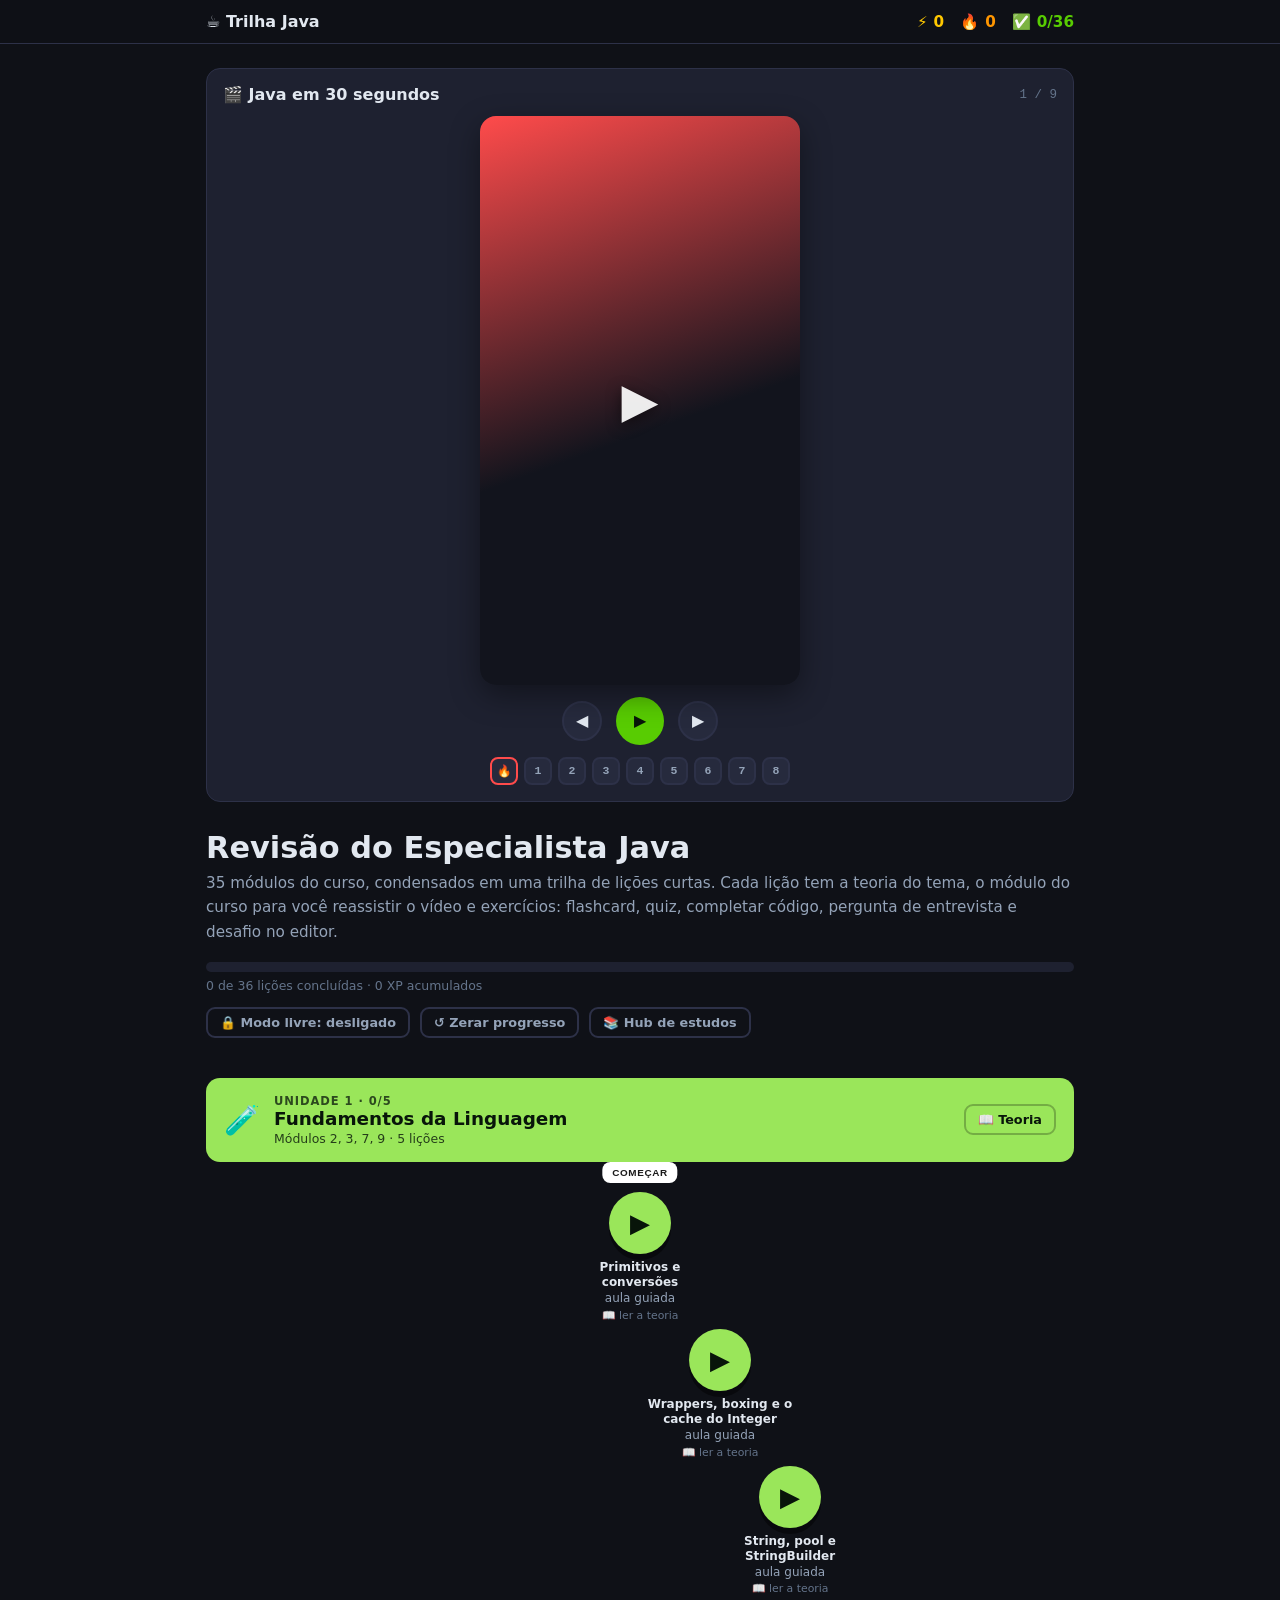
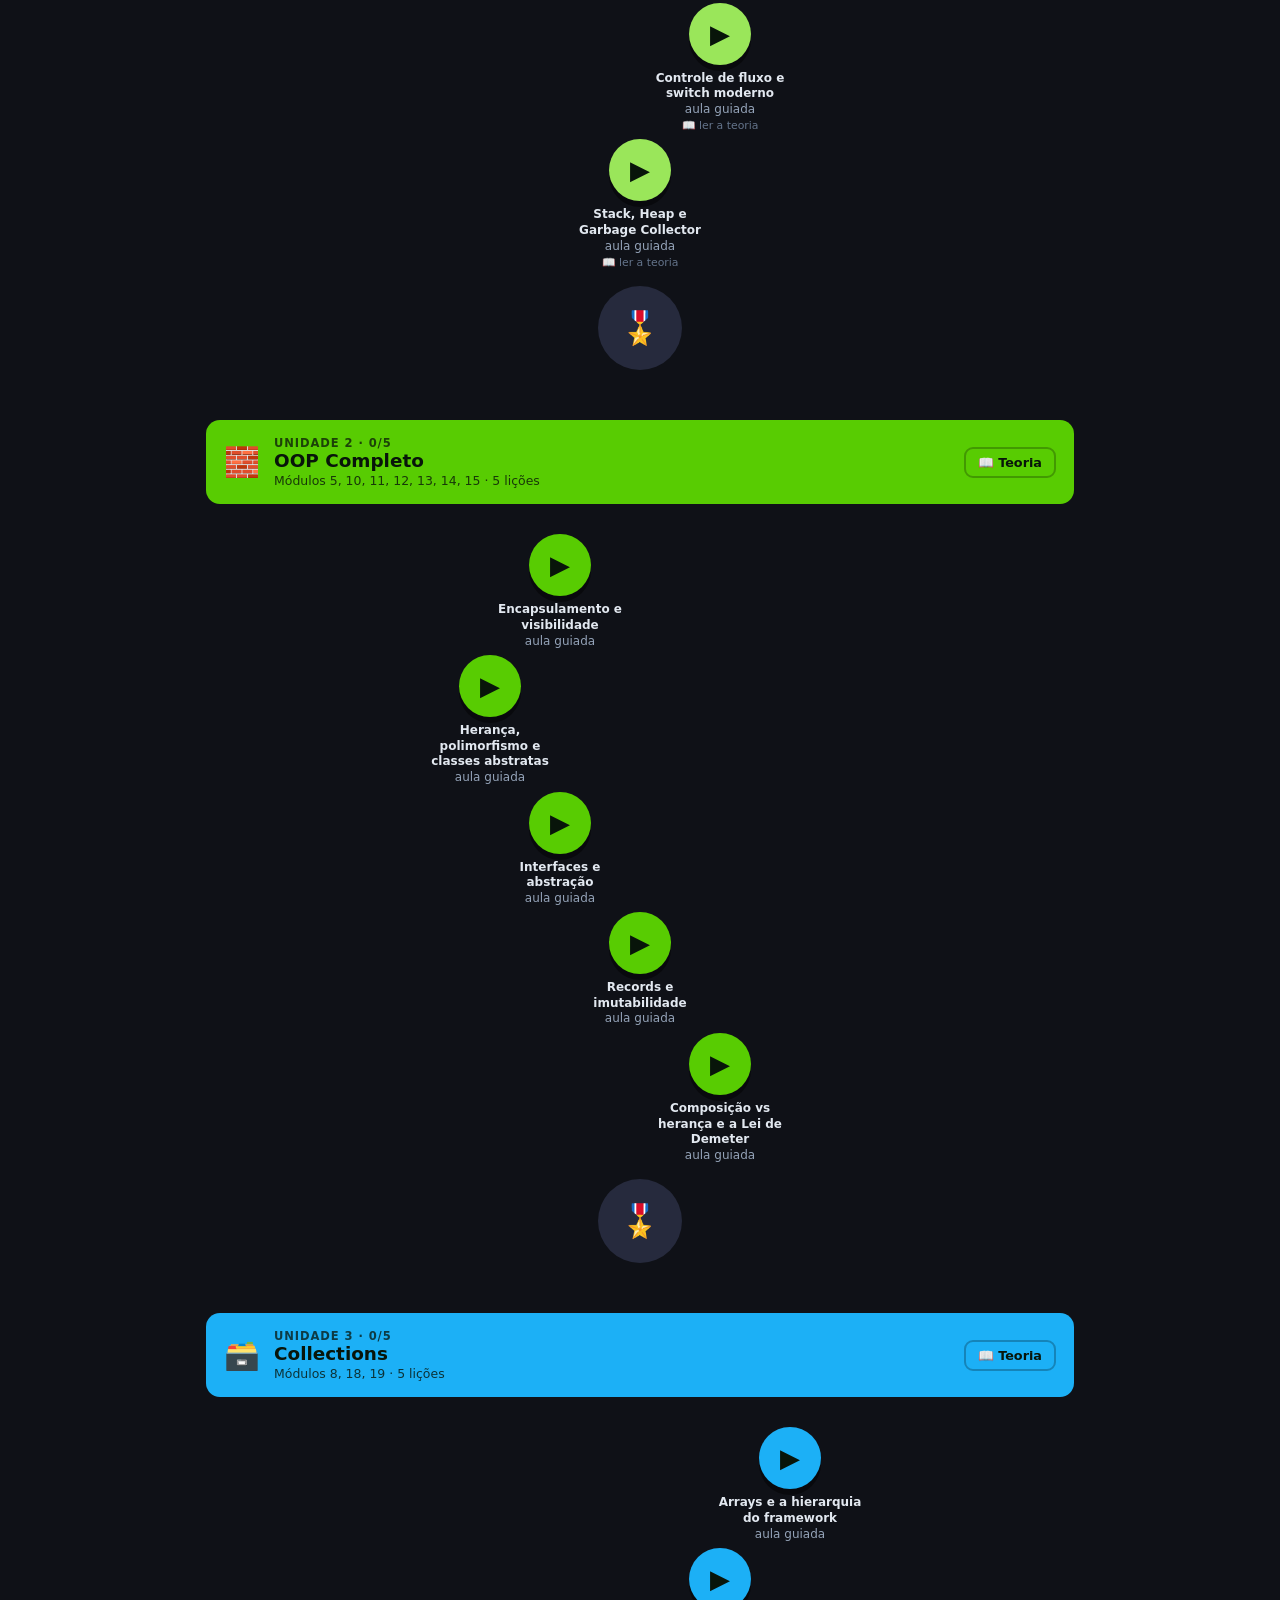
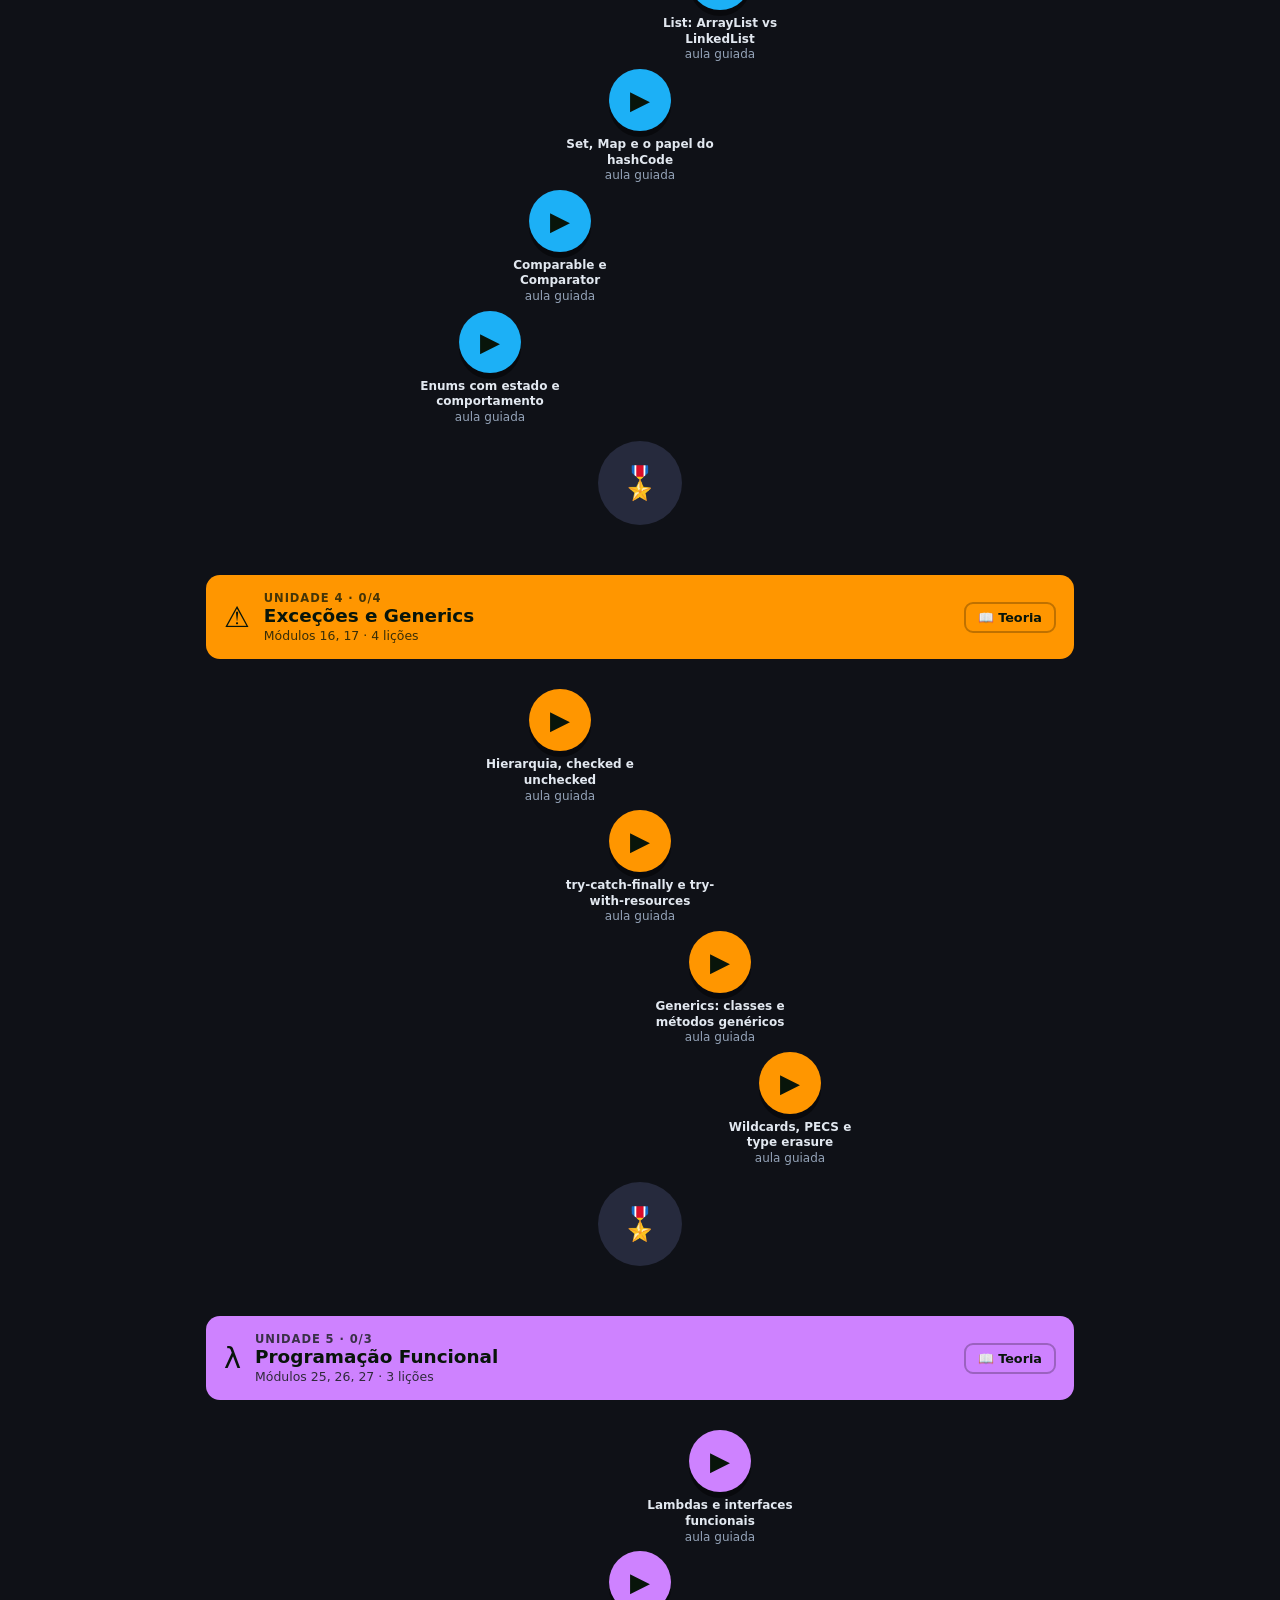
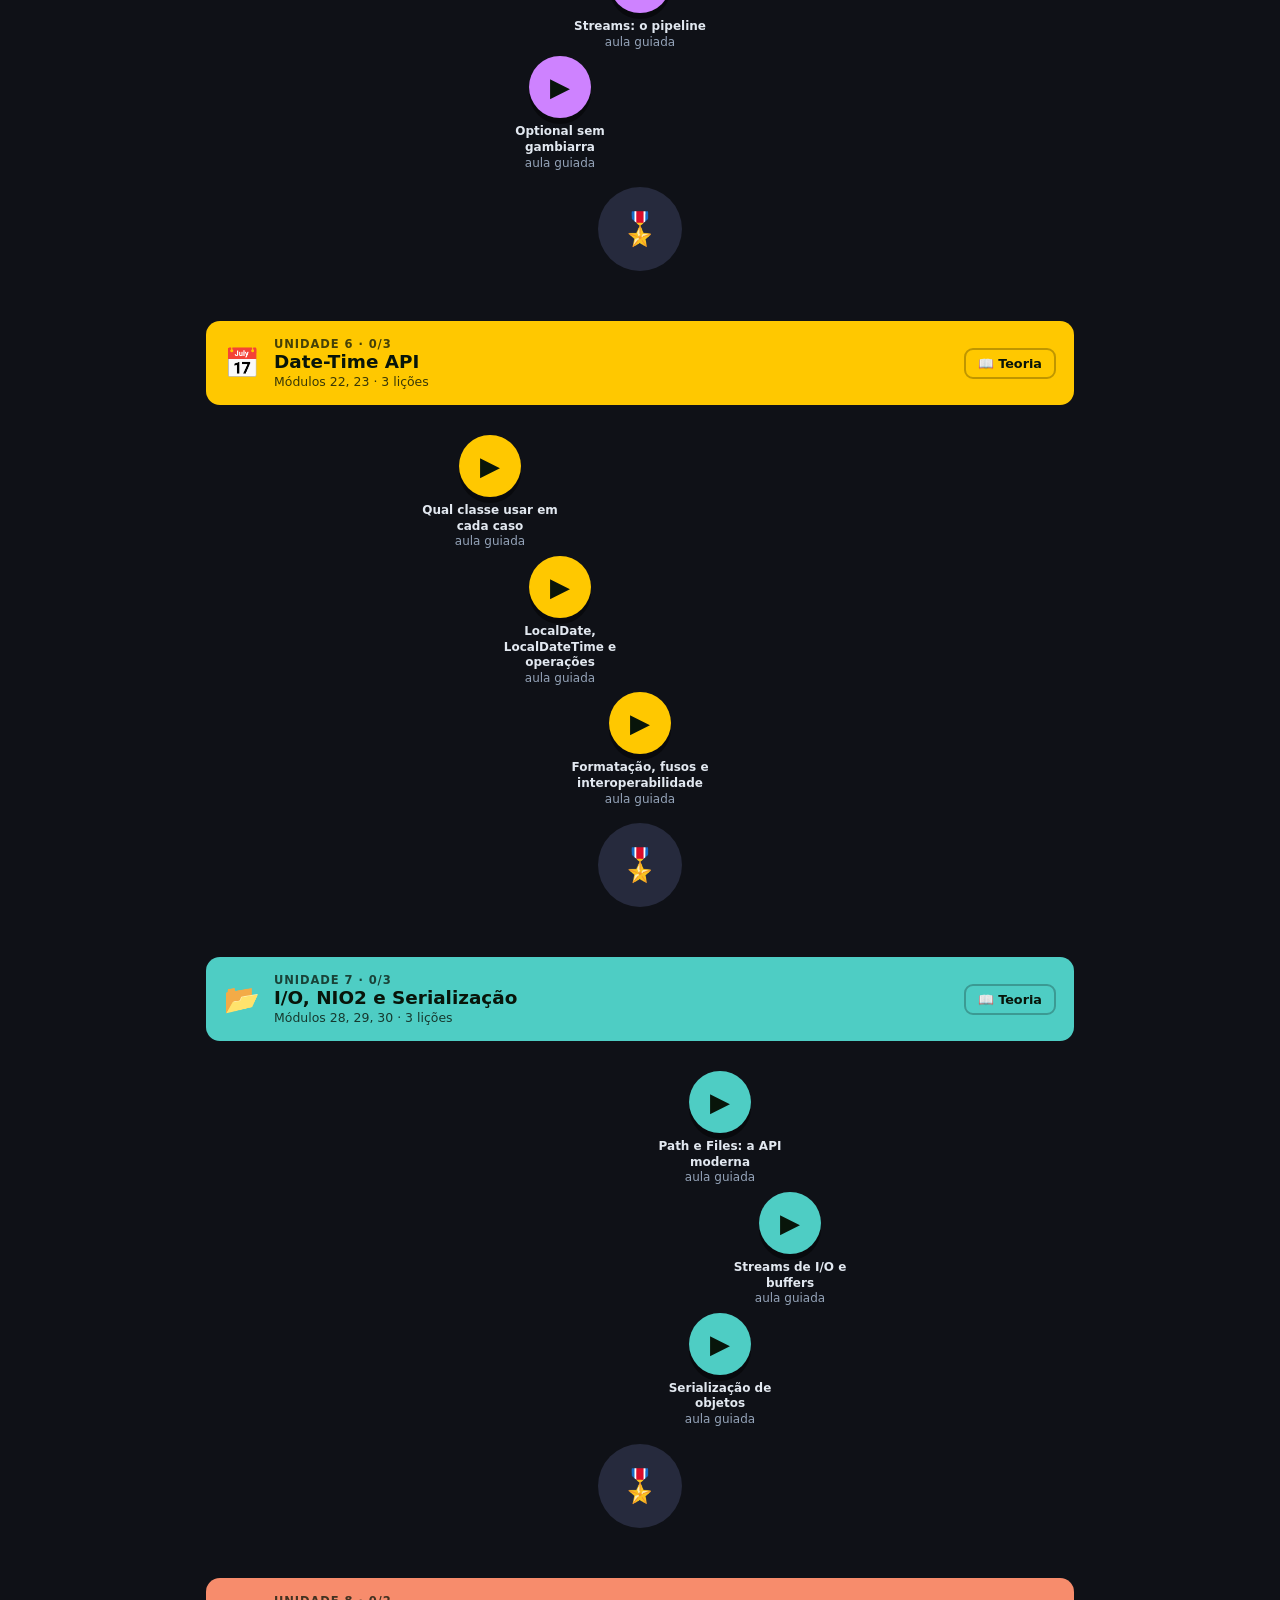
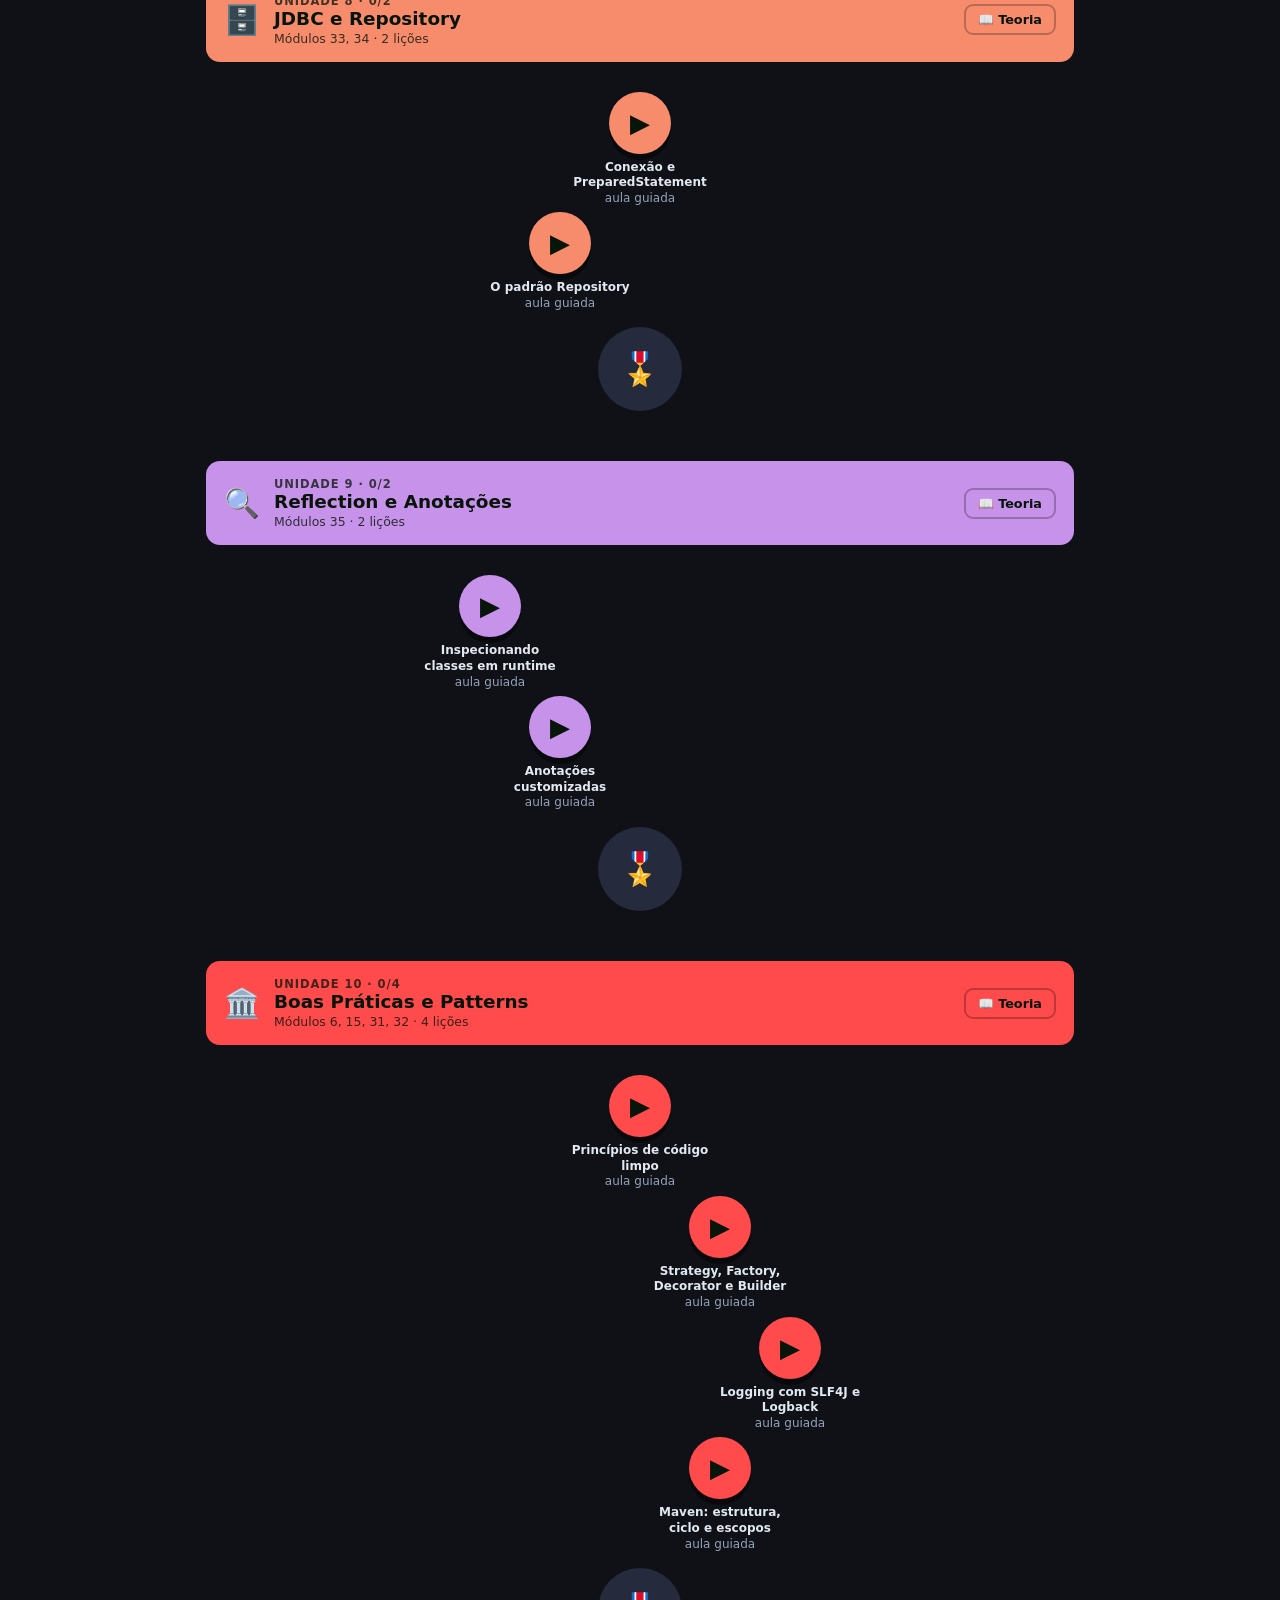
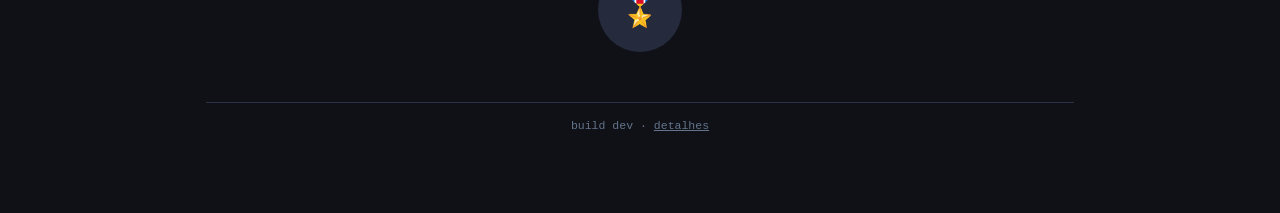
<file: trilha/index.html>
<!DOCTYPE html>
<html lang="pt-br">
<head>
  <meta charset="UTF-8">
  <meta name="viewport" content="width=device-width, initial-scale=1.0, viewport-fit=cover">
  <meta name="theme-color" content="#0f1117">
  <title>Trilha Java · Revisão Especialista</title>
  <link rel="stylesheet" href="styles/app.css">
</head>
<body>

  <header class="hud">
    <div class="hud-inner">
      <a class="hud-brand" href="index.html">☕ Trilha Java</a>
      <div class="hud-spacer"></div>
      <div class="stat stat-xp">⚡ <span id="hudXp">0</span></div>
      <div class="stat stat-streak">🔥 <span id="hudStreak">0</span></div>
      <div class="stat stat-done">✅ <span id="hudDone">0/0</span></div>
    </div>
  </header>

  <main class="wrap">
    <section id="shorts"></section>

    <div class="intro">
      <h1>Revisão do Especialista Java</h1>
      <p>
        35 módulos do curso, condensados em uma trilha de lições curtas.
        Cada lição tem a teoria do tema, o módulo do curso para você reassistir o vídeo
        e exercícios: flashcard, quiz, completar código, pergunta de entrevista e desafio no editor.
      </p>
      <div class="xp-bar"><div class="xp-bar-fill" id="xpFill"></div></div>
      <div class="xp-label" id="xpLabel"></div>
      <div style="display:flex; gap:10px; margin-top:14px; flex-wrap:wrap">
        <button class="btn btn-ghost btn-sm" id="btnLivre">🔒 Modo livre</button>
        <button class="btn btn-ghost btn-sm" id="btnZerar">↺ Zerar progresso</button>
        <a class="btn btn-ghost btn-sm" id="linkHub" target="_blank">📚 Hub de estudos</a>
      </div>
      <div id="revisao"></div>
    </div>

    <div id="unidades"></div>

    <footer class="rodape-build">
      build <span id="build-version">dev</span> · <a href="version.json" target="_blank">detalhes</a>
    </footer>
  </main>

  <script src="js/som.js"></script>
  <script src="js/progress.js"></script>
  <script src="content/shorts.js"></script>
  <script src="js/shorts-player.js"></script>
  <script src="content/curso.js"></script>
  <!-- ordem dos scripts = ordem da trilha -->
  <script src="content/page06-fundamentos.js"></script>
  <script src="content/page01-oop.js"></script>
  <script src="content/page02-collections.js"></script>
  <script src="content/page03-excecoes-generics.js"></script>
  <script src="content/page04-funcional.js"></script>
  <script src="content/page07-datetime.js"></script>
  <script src="content/page08-io-nio2.js"></script>
  <script src="content/page05-jdbc-repository.js"></script>
  <script src="content/page09-reflection.js"></script>
  <script src="content/page10-boas-praticas.js"></script>
  <script src="js/trilha.js"></script>
</body>
</html>
</file>
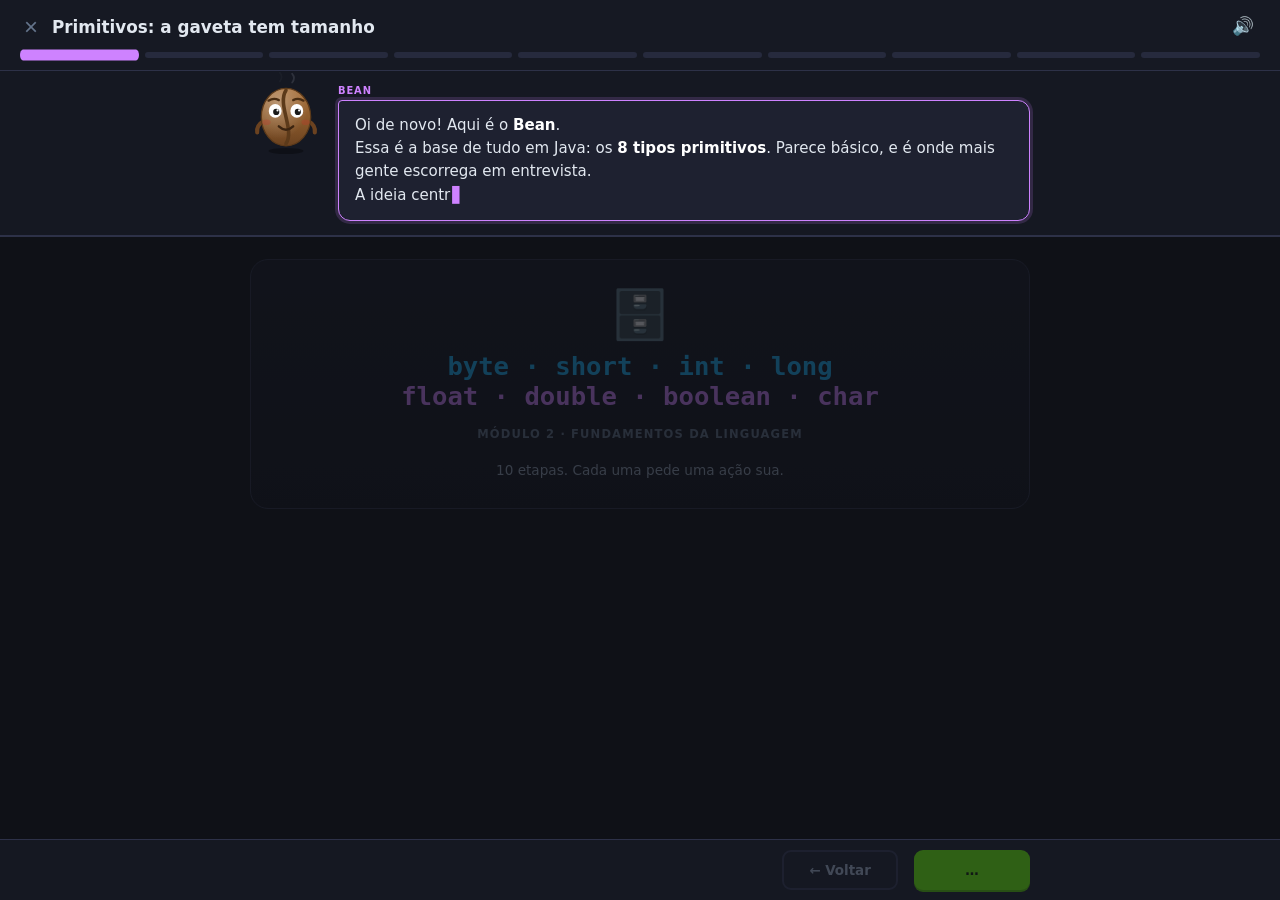
<file: trilha/aula.html>
<!DOCTYPE html>
<html lang="pt-br">
<head>
  <meta charset="UTF-8">
  <meta name="viewport" content="width=device-width, initial-scale=1.0, viewport-fit=cover, maximum-scale=1">
  <meta name="theme-color" content="#0f1117">
  <title>Aula guiada · Trilha Java</title>
  <link rel="stylesheet" href="styles/app.css?v=2">
  <link rel="stylesheet" href="styles/aula.css?v=3">
</head>
<body>

<div id="aula" class="aula-shell">

  <header class="aula-topo">
    <div class="aula-head">
      <button class="close-x" id="btnSair" title="Sair da aula" aria-label="Sair">×</button>
      <h1 id="tituloAula">Aula guiada</h1>
      <button class="icon-btn" id="btnSom" title="Som" aria-label="Ligar ou desligar o som">🔊</button>
    </div>
    <div class="passos" id="passos"></div>
  </header>

  <section class="barra-narrador">
    <div class="narrador-inner">

      <div class="personagem" id="personagem" data-emocao="normal">
        <!-- Bean, o grão de café narrador -->
        <svg viewBox="0 0 140 150" aria-label="Bean, o narrador">
          <defs>
            <linearGradient id="corpoGrad" x1="0" y1="0" x2="0" y2="1">
              <stop offset="0%"  stop-color="#a8703a"/>
              <stop offset="55%" stop-color="#8b5a2b"/>
              <stop offset="100%" stop-color="#6b4220"/>
            </linearGradient>
            <radialGradient id="luz" cx="34%" cy="26%" r="62%">
              <stop offset="0%"  stop-color="#fff" stop-opacity=".32"/>
              <stop offset="100%" stop-color="#fff" stop-opacity="0"/>
            </radialGradient>
          </defs>

          <ellipse class="sombra" cx="70" cy="140" rx="34" ry="6" fill="#000" opacity=".3"/>

          <g class="vapor" opacity=".5">
            <path d="M58 14 q7 -9 0 -17" stroke="#cbd5e1" stroke-width="3.5" fill="none" stroke-linecap="round"/>
            <path d="M82 14 q7 -9 0 -17" stroke="#cbd5e1" stroke-width="3.5" fill="none" stroke-linecap="round"/>
          </g>

          <g class="braco-esq"><path d="M26 82 q-14 8 -12 22" stroke="#6b4220" stroke-width="8" fill="none" stroke-linecap="round"/></g>
          <g class="braco-dir"><path d="M114 82 q14 8 12 22" stroke="#6b4220" stroke-width="8" fill="none" stroke-linecap="round"/></g>

          <g class="corpo">
            <ellipse cx="70" cy="74" rx="48" ry="56" fill="url(#corpoGrad)"/>
            <ellipse cx="70" cy="74" rx="48" ry="56" fill="url(#luz)"/>
            <ellipse cx="70" cy="74" rx="48" ry="56" fill="none" stroke="#5c3a1a" stroke-width="2.5"/>
            <path d="M70 22 C52 50, 88 98, 70 126" stroke="#5c3a1a" stroke-width="7" fill="none" stroke-linecap="round"/>

            <g class="sobrancelhas">
              <path class="sob-esq" d="M36 42 q10 -6 20 -1" stroke="#4a2d12" stroke-width="4.5" fill="none" stroke-linecap="round"/>
              <path class="sob-dir" d="M84 41 q10 -5 20 1"  stroke="#4a2d12" stroke-width="4.5" fill="none" stroke-linecap="round"/>
            </g>

            <ellipse class="olho" cx="49" cy="62" rx="12.5" ry="13.5" fill="#fff"/>
            <ellipse class="olho" cx="91" cy="62" rx="12.5" ry="13.5" fill="#fff"/>
            <circle class="pupila" cx="51" cy="64" r="6" fill="#1a1a1a"/>
            <circle class="pupila" cx="93" cy="64" r="6" fill="#1a1a1a"/>
            <circle cx="53.5" cy="61" r="2.1" fill="#fff"/>
            <circle cx="95.5" cy="61" r="2.1" fill="#fff"/>

            <path class="boca" d="M56 92 Q70 105 84 92" stroke="#3b2410" stroke-width="4.5" fill="none" stroke-linecap="round"/>

            <ellipse class="blush" cx="32" cy="84" rx="8" ry="5.5" fill="#c0392b" opacity=".32"/>
            <ellipse class="blush" cx="108" cy="84" rx="8" ry="5.5" fill="#c0392b" opacity=".32"/>
          </g>
        </svg>
      </div>

      <div class="balao">
        <div class="balao-nome" id="nomePersonagem">Bean</div>
        <div class="balao-corpo" id="fala" role="status" aria-live="polite"></div>
      </div>

    </div>
  </section>

  <main class="palco-scroll">
    <section class="palco" id="palco"></section>
  </main>

  <footer class="aula-acoes">
    <div class="acoes-inner">
      <div class="dica" id="dica"></div>
      <button class="btn btn-voltar" id="btnVoltar" disabled>← Voltar</button>
      <button class="btn btn-primary" id="btnContinuar" disabled>Continuar</button>
    </div>
  </footer>
</div>

<script src="vendor/gsap.min.js"></script>
<script src="js/som.js"></script>
<script src="js/progress.js"></script>
<script src="content/curso.js"></script>
<script src="js/render.js"></script>
<!-- ordem dos scripts = ordem da trilha -->
<script src="content/page06-fundamentos.js"></script>
<script src="content/page01-oop.js"></script>
<script src="content/page02-collections.js"></script>
<script src="content/page03-excecoes-generics.js"></script>
<script src="content/page04-funcional.js"></script>
<script src="content/page07-datetime.js"></script>
<script src="content/page08-io-nio2.js"></script>
<script src="content/page05-jdbc-repository.js"></script>
<script src="content/page09-reflection.js"></script>
<script src="content/page10-boas-praticas.js"></script>
<script src="js/aula.js?v=2"></script>
<!-- roteiros das aulas guiadas -->
<script src="content/aula-bp-maven.js"></script>
<script src="content/aula-bp-logging.js"></script>
<script src="content/aula-bp-patterns.js"></script>
<script src="content/aula-bp-codigo-limpo.js"></script>
<script src="content/aula-ref-anotacoes.js"></script>
<script src="content/aula-ref-basico.js"></script>
<script src="content/aula-jdbc-repository.js"></script>
<script src="content/aula-jdbc-conexao.js"></script>
<script src="content/aula-io-serializacao.js"></script>
<script src="content/aula-io-streams-classicos.js"></script>
<script src="content/aula-io-path-files.js"></script>
<script src="content/aula-dt-formatacao.js"></script>
<script src="content/aula-dt-operacoes.js"></script>
<script src="content/aula-dt-mapa.js"></script>
<script src="content/aula-fun-optional.js"></script>
<script src="content/aula-fun-streams.js"></script>
<script src="content/aula-fun-lambda.js"></script>
<script src="content/aula-gen-pecs.js"></script>
<script src="content/aula-exc-try.js"></script>
<script src="content/aula-exc-hierarquia.js"></script>
<script src="content/aula-col-enums.js"></script>
<script src="content/aula-col-ordenacao.js"></script>
<script src="content/aula-col-set-map.js"></script>
<script src="content/aula-col-list.js"></script>
<script src="content/aula-col-hierarquia.js"></script>
<script src="content/aula-fund-memoria.js"></script>
<script src="content/aula-fund-fluxo.js"></script>
<script src="content/aula-oop-composicao.js"></script>
<script src="content/aula-oop-records.js"></script>
<script src="content/aula-oop-interfaces.js"></script>
<script src="content/aula-primitivos.js"></script>
<script src="content/aula-wrappers.js"></script>
<script src="content/aula-strings.js"></script>
<script src="content/aula-oop-encapsulamento.js"></script>
<script src="content/aula-oop-heranca.js"></script>
<script src="content/aula-generics.js"></script>
<script>
  (() => {
    const id = new URLSearchParams(location.search).get('id') || 'primitivos';
    const roteiro = Aula.obter(id);
    document.getElementById('btnSair').onclick = () => { location.href = 'index.html'; };

    const btnSom = document.getElementById('btnSom');
    const pintarSom = () => {
      btnSom.textContent = Som.ativo() ? '🔊' : '🔇';
      btnSom.classList.toggle('off', !Som.ativo());
    };
    btnSom.onclick = () => { Som.alternar(); pintarSom(); };
    pintarSom();

    if (!roteiro) {
      document.getElementById('palco').innerHTML =
        '<h2 class="palco-titulo">Aula não encontrada</h2>';
      return;
    }
    Aula.iniciar(roteiro);
  })();
</script>
</body>
</html>
</file>
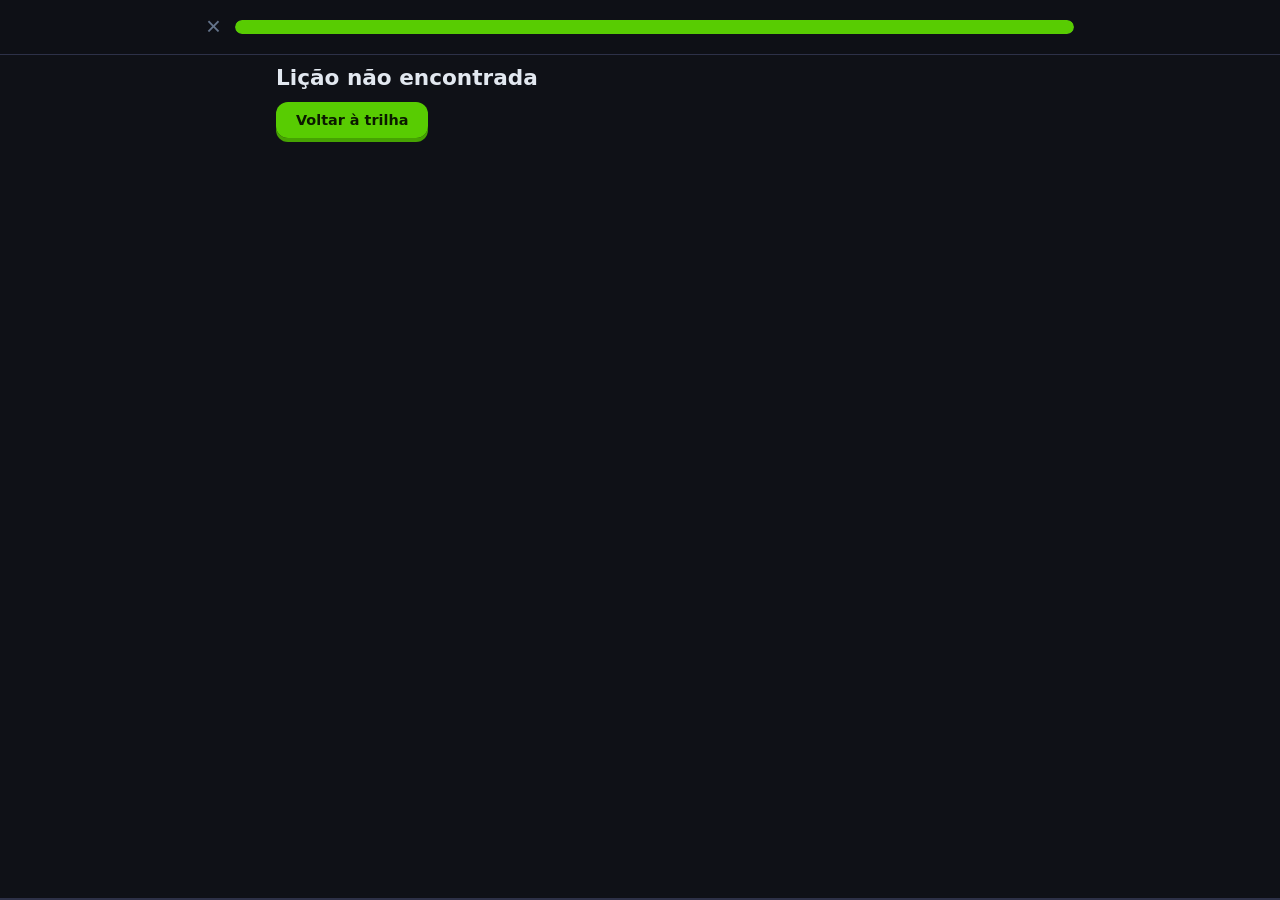
<file: trilha/licao.html>
<!DOCTYPE html>
<html lang="pt-br">
<head>
  <meta charset="UTF-8">
  <meta name="viewport" content="width=device-width, initial-scale=1.0, viewport-fit=cover">
  <meta name="theme-color" content="#0f1117">
  <title>Lição · Trilha Java</title>
  <link rel="stylesheet" href="styles/app.css">
</head>
<body>

  <header class="hud">
    <div class="lesson-top">
      <button class="close-x" id="btnSair" title="Sair da lição">×</button>
      <div class="progress-track"><div class="progress-fill" id="progressFill"></div></div>
    </div>
  </header>

  <main class="stage" id="stage"></main>

  <div class="footbar" id="footbar"></div>

  <script src="js/som.js"></script>
  <script src="js/progress.js"></script>
  <script src="js/editor.js"></script>
  <script src="content/curso.js"></script>
  <script src="js/render.js"></script>
  <!-- ordem dos scripts = ordem da trilha -->
  <script src="content/page06-fundamentos.js"></script>
  <script src="content/page01-oop.js"></script>
  <script src="content/page02-collections.js"></script>
  <script src="content/page03-excecoes-generics.js"></script>
  <script src="content/page04-funcional.js"></script>
  <script src="content/page07-datetime.js"></script>
  <script src="content/page08-io-nio2.js"></script>
  <script src="content/page05-jdbc-repository.js"></script>
  <script src="content/page09-reflection.js"></script>
  <script src="content/page10-boas-praticas.js"></script>
  <script src="js/licao.js"></script>
</body>
</html>
</file>
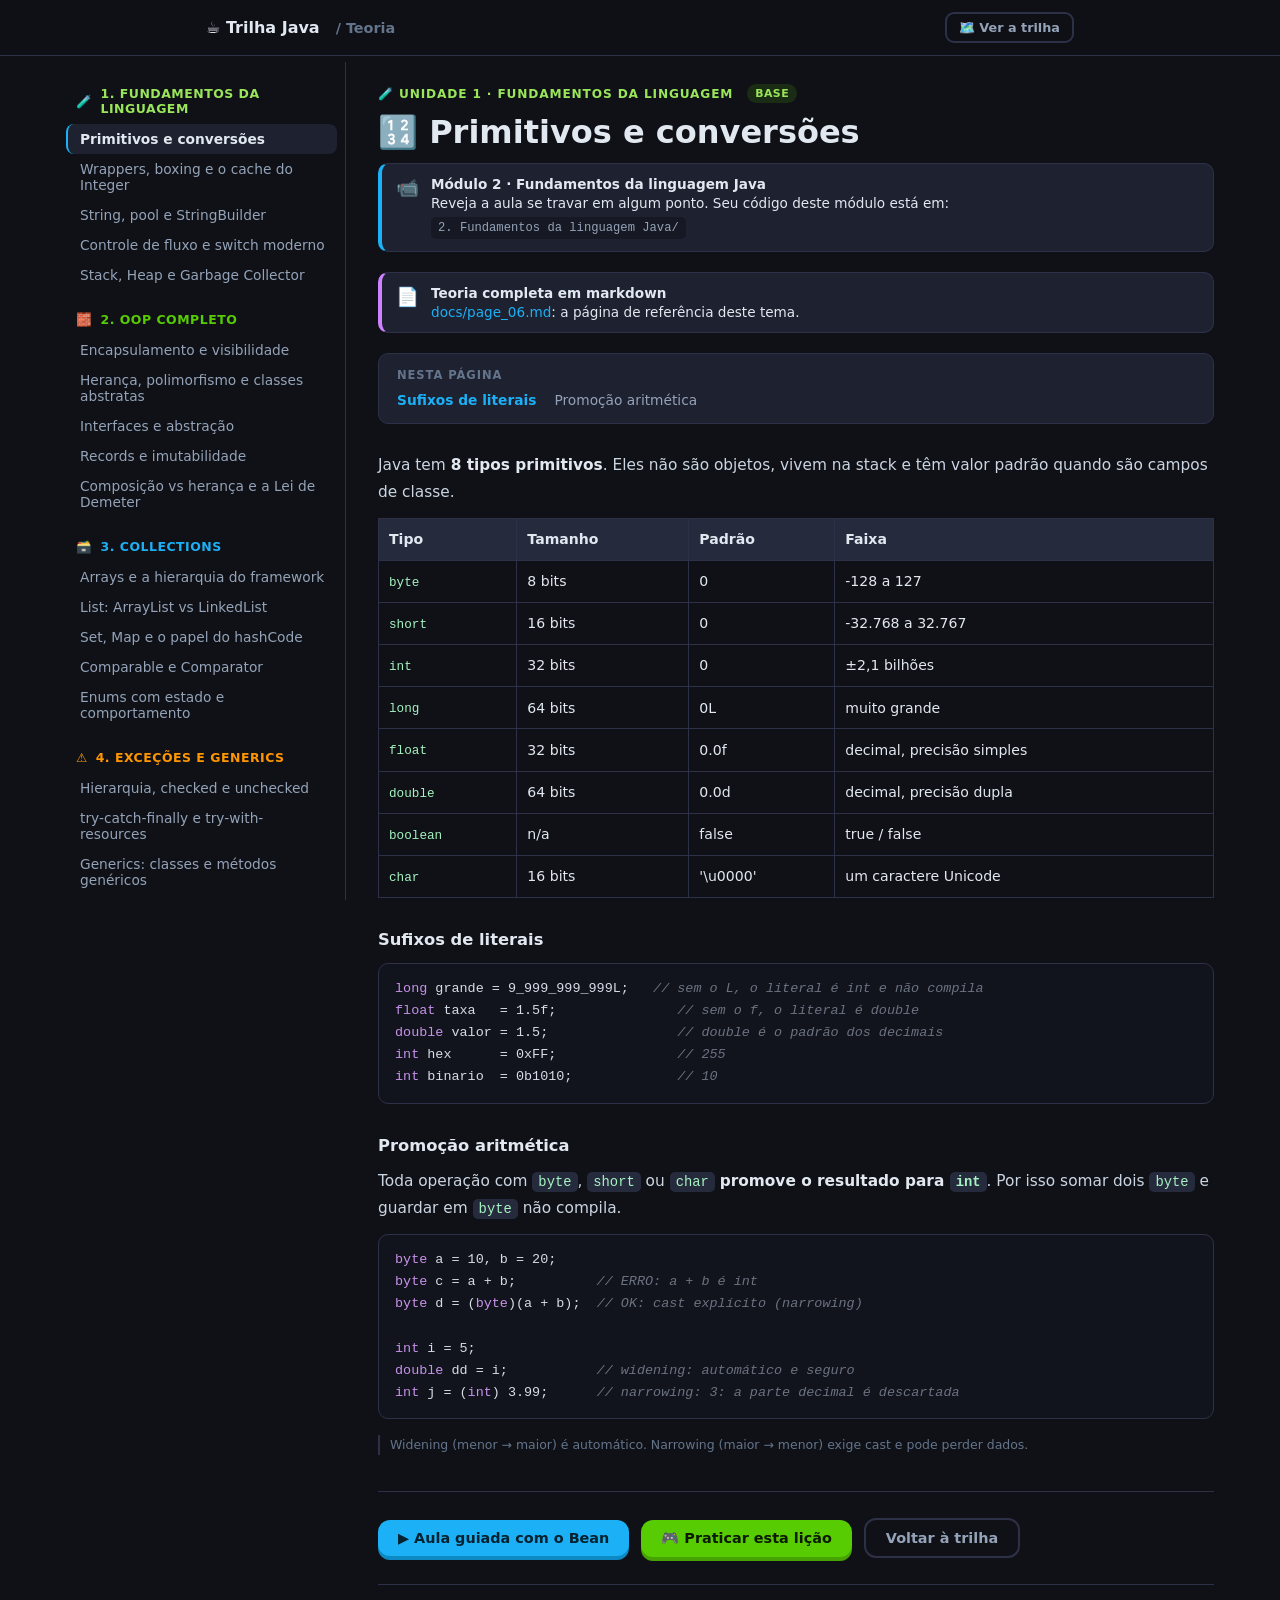
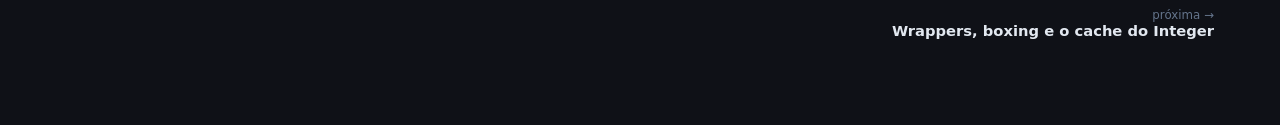
<file: trilha/teoria.html>
<!DOCTYPE html>
<html lang="pt-br">
<head>
  <meta charset="UTF-8">
  <meta name="viewport" content="width=device-width, initial-scale=1.0, viewport-fit=cover">
  <meta name="theme-color" content="#0f1117">
  <title>Teoria · Trilha Java</title>
  <link rel="stylesheet" href="styles/app.css">
</head>
<body>

  <header class="hud">
    <div class="hud-inner">
      <a class="hud-brand" href="index.html">☕ Trilha Java</a>
      <span class="hud-here">/ Teoria</span>
      <div class="hud-spacer"></div>
      <a class="btn btn-ghost btn-sm" href="index.html">🗺️ Ver a trilha</a>
    </div>
  </header>

  <div class="doc-layout">
    <aside class="doc-side"><div id="sumario"></div></aside>
    <main class="doc-main"><article id="artigo"></article></main>
  </div>

  <script src="js/som.js"></script>
  <script src="js/progress.js"></script>
  <script src="content/curso.js"></script>
  <script src="js/render.js"></script>
  <!-- ordem dos scripts = ordem da trilha -->
  <script src="content/page06-fundamentos.js"></script>
  <script src="content/page01-oop.js"></script>
  <script src="content/page02-collections.js"></script>
  <script src="content/page03-excecoes-generics.js"></script>
  <script src="content/page04-funcional.js"></script>
  <script src="content/page07-datetime.js"></script>
  <script src="content/page08-io-nio2.js"></script>
  <script src="content/page05-jdbc-repository.js"></script>
  <script src="content/page09-reflection.js"></script>
  <script src="content/page10-boas-praticas.js"></script>
  <script src="js/teoria.js"></script>
</body>
</html>
</file>
<file: trilha/styles/app.css>
:root {
  --bg:        #0f1117;
  --bg-soft:   #161923;
  --card:      #1e2130;
  --card-2:    #262a3d;
  --border:    #2d3148;
  --text:      #e2e8f0;
  --muted:     #94a3b8;
  --dim:       #64748b;

  --green:     #58cc02;
  --green-dk:  #46a302;
  --blue:      #1cb0f6;
  --purple:    #ce82ff;
  --gold:      #ffc800;
  --red:       #ff4b4b;
  --orange:    #ff9600;

  --radius:    14px;
  --font:      'Segoe UI', system-ui, -apple-system, sans-serif;
  --mono:      'JetBrains Mono', 'Fira Code', Consolas, monospace;
}

* { box-sizing: border-box; margin: 0; padding: 0; }

body {
  font-family: var(--font);
  background: var(--bg);
  color: var(--text);
  min-height: 100vh;
  -webkit-font-smoothing: antialiased;
}

a { color: var(--blue); text-decoration: none; }
a:hover { text-decoration: underline; }
code { font-family: var(--mono); font-size: 0.9em; }

/* ---------------------------------------------------------- header / hud */

.hud {
  position: sticky; top: 0; z-index: 50;
  background: rgba(15, 17, 23, 0.92);
  backdrop-filter: blur(8px);
  border-bottom: 1px solid var(--border);
}
.hud-inner {
  max-width: 900px; margin: 0 auto;
  padding: 12px 16px;
  display: flex; align-items: center; gap: 16px; flex-wrap: wrap;
}
.hud-brand {
  font-weight: 800; font-size: 1rem; color: var(--text);
  display: flex; align-items: center; gap: 8px;
}
.hud-brand:hover { text-decoration: none; }
.hud-spacer { flex: 1; }

.stat {
  display: flex; align-items: center; gap: 6px;
  font-weight: 700; font-size: 0.95rem;
}
.stat-xp     { color: var(--gold); }
.stat-streak { color: var(--orange); }
.stat-done   { color: var(--green); }

.btn {
  border: none; cursor: pointer; font-family: var(--font);
  font-weight: 700; font-size: 0.9rem;
  padding: 10px 20px; border-radius: 12px;
  transition: filter .15s, transform .05s;
}
.btn:active { transform: translateY(1px); }
.btn:disabled { opacity: .4; cursor: not-allowed; }
.btn-primary { background: var(--green); color: #0b1a00; box-shadow: 0 4px 0 var(--green-dk); }
.btn-primary:hover:not(:disabled) { filter: brightness(1.08); }
.btn-blue    { background: var(--blue); color: #04222f; box-shadow: 0 4px 0 #0d8ac4; }
.btn-ghost   { background: transparent; color: var(--muted); border: 2px solid var(--border); }
.btn-ghost:hover { color: var(--text); border-color: var(--dim); }
.btn-sm { padding: 6px 12px; font-size: 0.8rem; border-radius: 9px; }

/* ------------------------------------------------------------- trilha map */

.wrap { max-width: 900px; margin: 0 auto; padding: 24px 16px 80px; }

.intro h1 { font-size: 1.9rem; margin-bottom: 6px; }
.intro p  { color: var(--muted); font-size: 0.95rem; line-height: 1.6; }

.xp-bar {
  height: 10px; background: var(--card); border-radius: 6px;
  overflow: hidden; margin: 18px 0 6px;
}
.xp-bar-fill { height: 100%; background: linear-gradient(90deg, var(--green), var(--blue)); transition: width .4s ease; }
.xp-label { font-size: 0.78rem; color: var(--dim); }

.unit {
  margin-top: 40px;
  border-radius: var(--radius);
}
.unit-head {
  display: flex; align-items: center; gap: 14px;
  padding: 16px 18px;
  border-radius: var(--radius);
  background: var(--unit-color, var(--green));
  color: #08150a;
}
.unit-head-icon { font-size: 1.8rem; }
.unit-head-body { flex: 1; }
.unit-head-kicker { font-size: 0.72rem; font-weight: 800; text-transform: uppercase; letter-spacing: .08em; opacity: .75; }
.unit-head h2 { font-size: 1.15rem; font-weight: 800; }
.unit-head-meta { font-size: 0.78rem; opacity: .8; margin-top: 2px; }
.unit-head .btn-ghost { color: #08150a; border-color: rgba(0,0,0,.25); }
.unit-head .btn-ghost:hover { color: #000; border-color: rgba(0,0,0,.5); }

.path { padding: 30px 0 10px; display: flex; flex-direction: column; align-items: center; gap: 6px; }

.node-row { display: flex; justify-content: center; width: 100%; }
.node-wrap { position: relative; display: flex; flex-direction: column; align-items: center; gap: 6px; }

.node {
  width: 62px; height: 62px; border-radius: 50%;
  border: none; cursor: pointer;
  display: grid; place-items: center;
  font-size: 1.6rem;
  background: var(--card-2);
  color: var(--dim);
  box-shadow: 0 6px 0 #14161f;
  transition: transform .1s;
  position: relative;
}
.node:active { transform: translateY(3px); box-shadow: 0 3px 0 #14161f; }
.node.locked { cursor: not-allowed; opacity: .55; }
.node.locked:active { transform: none; box-shadow: 0 6px 0 #14161f; }
.node.available {
  background: var(--unit-color, var(--green));
  color: #08150a;
  box-shadow: 0 6px 0 rgba(0,0,0,.45);
}
.node.done {
  background: var(--gold); color: #3a2a00;
  box-shadow: 0 6px 0 #b38c00;
}
.node.current::after {
  content: 'COMEÇAR';
  position: absolute; top: -30px; left: 50%; transform: translateX(-50%);
  background: #fff; color: #1a1a1a;
  font-size: 0.62rem; font-weight: 800; letter-spacing: .06em;
  padding: 5px 10px; border-radius: 8px; white-space: nowrap;
  animation: bob 1.4s ease-in-out infinite;
}
@keyframes bob { 0%,100% { transform: translateX(-50%) translateY(0); } 50% { transform: translateX(-50%) translateY(-4px); } }

.node-due {
  position: absolute; top: -4px; right: -4px;
  width: 22px; height: 22px; border-radius: 50%;
  background: var(--red); color: #fff;
  font-size: 0.7rem; display: grid; place-items: center;
  border: 3px solid var(--bg);
}
.node-label { font-size: 0.75rem; color: var(--muted); text-align: center; max-width: 150px; line-height: 1.3; }
.node-label b { color: var(--text); font-weight: 600; }

/* mobile first: deslocamentos curtos; a partir de 560px a trilha abre */
.offset--2 { transform: translateX(-84px); }
.offset--1 { transform: translateX(-44px); }
.offset-0  { transform: translateX(0);     }
.offset-1  { transform: translateX(44px);  }
.offset-2  { transform: translateX(84px);  }

@media (min-width: 560px) {
  .offset--2 { transform: translateX(-150px); }
  .offset--1 { transform: translateX(-80px);  }
  .offset-1  { transform: translateX(80px);   }
  .offset-2  { transform: translateX(150px);  }
}

.trophy {
  margin: 10px auto 0; width: 84px; height: 84px; border-radius: 50%;
  display: grid; place-items: center; font-size: 2rem;
  background: var(--card-2); color: var(--dim);
}
.trophy.on { background: var(--gold); color: #3a2a00; box-shadow: 0 6px 0 #b38c00; }

/* ------------------------------------------------------------ review box */

.review-panel {
  margin-top: 22px; background: var(--card); border: 1px solid var(--border);
  border-left: 4px solid var(--orange);
  border-radius: var(--radius); padding: 16px 18px;
}
.review-panel h3 { font-size: 0.95rem; margin-bottom: 10px; }
.review-item {
  display: flex; align-items: center; gap: 10px;
  padding: 8px 0; border-top: 1px solid var(--border); font-size: 0.88rem;
}
.review-item:first-of-type { border-top: none; }
.review-item span { flex: 1; color: var(--muted); }

/* ---------------------------------------------------------------- lesson */

.lesson-top {
  display: flex; align-items: center; gap: 14px;
  max-width: 900px; margin: 0 auto; padding: 14px 16px;
}
.progress-track { flex: 1; height: 14px; background: var(--card); border-radius: 8px; overflow: hidden; }
.progress-fill { height: 100%; background: var(--green); border-radius: 8px; transition: width .3s ease; }
.close-x { background: none; border: none; color: var(--dim); font-size: 1.6rem; cursor: pointer; line-height: 1; }
.close-x:hover { color: var(--text); }

.stage { max-width: 760px; margin: 0 auto; padding: 8px 16px 140px; }

.step-kicker {
  font-size: 0.72rem; font-weight: 800; letter-spacing: .09em;
  text-transform: uppercase; color: var(--purple); margin-bottom: 10px;
}
.step-title { font-size: 1.35rem; line-height: 1.35; margin-bottom: 18px; }
.step-sub { color: var(--muted); font-size: 0.92rem; margin-bottom: 16px; line-height: 1.6; }

/* teoria */
.teoria { line-height: 1.75; font-size: 0.96rem; }
.teoria h3 { font-size: 1.02rem; margin: 22px 0 8px; color: var(--text); }
.teoria p  { margin-bottom: 12px; color: #cbd5e1; }
.teoria ul, .teoria ol { margin: 0 0 14px 20px; color: #cbd5e1; }
.teoria li { margin-bottom: 6px; }
.teoria strong { color: var(--text); }
.teoria code { background: var(--card-2); padding: 2px 6px; border-radius: 5px; color: #a5f3c0; }
.teoria table { width: 100%; border-collapse: collapse; margin: 12px 0 18px; font-size: 0.88rem; }
.teoria th, .teoria td { border: 1px solid var(--border); padding: 8px 10px; text-align: left; }
.teoria th { background: var(--card-2); font-weight: 700; }
.teoria td code { background: none; padding: 0; }

pre.code {
  background: #12141d; border: 1px solid var(--border); border-radius: 10px;
  padding: 14px 16px; overflow-x: auto; margin: 0 0 16px;
  font-family: var(--mono); font-size: 0.84rem; line-height: 1.65;
  color: #d7dce8; white-space: pre;
}
pre.code .cm { color: #6b7280; font-style: italic; }
pre.code .kw { color: #c792ea; }
pre.code .st { color: #ecc48d; }
pre.code .an { color: #ffcb6b; }
pre.code .ok { color: #7ee787; }
pre.code .bad { color: #ff7b72; }

/* referência ao módulo do curso */
.modref {
  display: flex; align-items: flex-start; gap: 12px;
  background: var(--card); border: 1px solid var(--border);
  border-left: 4px solid var(--blue);
  border-radius: 10px; padding: 12px 14px; margin-bottom: 20px;
  font-size: 0.85rem;
}
.modref-icon { font-size: 1.15rem; line-height: 1.3; }
.modref-body { flex: 1; }
.modref b { display: block; margin-bottom: 3px; }
.modref-path {
  font-family: var(--mono); font-size: 0.76rem; color: var(--muted);
  background: var(--bg-soft); padding: 4px 7px; border-radius: 5px;
  display: inline-block; margin-top: 6px; word-break: break-all;
}

/* opções de quiz */
.options { display: flex; flex-direction: column; gap: 10px; }
.option {
  text-align: left; width: 100%;
  background: var(--card); border: 2px solid var(--border);
  color: var(--text); border-radius: 12px; padding: 14px 16px;
  font-family: var(--font); font-size: 0.93rem; line-height: 1.5; cursor: pointer;
  transition: border-color .12s, background .12s;
  display: flex; gap: 12px; align-items: flex-start;
}
.option:hover:not(.disabled) { border-color: var(--dim); }
.option.selected { border-color: var(--blue); background: rgba(28,176,246,.08); }
.option.right { border-color: var(--green); background: rgba(88,204,2,.12); }
.option.wrong { border-color: var(--red); background: rgba(255,75,75,.1); }
.option.disabled { cursor: default; }
.option-key {
  flex: 0 0 24px; height: 24px; border-radius: 6px;
  border: 2px solid var(--border); font-size: 0.72rem; font-weight: 800;
  display: grid; place-items: center; color: var(--muted);
}
.option code { background: var(--card-2); padding: 1px 5px; border-radius: 4px; color: #a5f3c0; }

/* flashcard */
.flip { perspective: 1200px; margin-bottom: 18px; }
.flip-inner {
  position: relative; transition: transform .5s;
  transform-style: preserve-3d; min-height: 220px;
}
.flip.flipped .flip-inner { transform: rotateY(180deg); }
.flip-face {
  position: absolute; inset: 0; backface-visibility: hidden;
  background: var(--card); border: 1px solid var(--border); border-radius: var(--radius);
  padding: 22px; overflow-y: auto;
}
.flip-back { transform: rotateY(180deg); }
.flip-hint { text-align: center; color: var(--dim); font-size: 0.78rem; margin-bottom: 14px; }

/* resposta livre */
textarea.answer {
  width: 100%; min-height: 130px; resize: vertical;
  background: var(--card); border: 2px solid var(--border); border-radius: 12px;
  color: var(--text); font-family: var(--font); font-size: 0.93rem;
  padding: 14px; line-height: 1.6;
}
textarea.answer:focus { outline: none; border-color: var(--blue); }

.reveal {
  background: var(--card); border: 1px solid var(--border);
  border-left: 4px solid var(--green);
  border-radius: 10px; padding: 16px; margin-top: 16px;
}
.reveal h4 { font-size: 0.8rem; text-transform: uppercase; letter-spacing: .07em; color: var(--green); margin-bottom: 10px; }
.self-grade { display: flex; gap: 10px; margin-top: 16px; flex-wrap: wrap; }

/* completar lacuna */
.gap-input {
  background: var(--card-2); border: 2px dashed var(--blue); border-radius: 6px;
  color: var(--text); font-family: var(--mono); font-size: 0.84rem;
  padding: 2px 8px; min-width: 120px;
}
.gap-input:focus { outline: none; border-style: solid; }

/* editor de código */
.editor-shell {
  border: 1px solid var(--border); border-radius: 12px; overflow: hidden;
  margin-bottom: 14px; background: #1e1e1e;
}
.editor-bar {
  display: flex; align-items: center; gap: 10px;
  background: var(--card-2); padding: 8px 12px;
  font-size: 0.76rem; color: var(--muted); font-family: var(--mono);
  border-bottom: 1px solid var(--border);
}
.editor-bar .dot { width: 10px; height: 10px; border-radius: 50%; background: var(--red); }
.editor-host { height: 340px; }
textarea.editor-fallback {
  width: 100%; height: 340px; border: none; background: #1e1e1e; color: #d4d4d4;
  font-family: var(--mono); font-size: 0.84rem; padding: 12px; resize: vertical; line-height: 1.6;
}
textarea.editor-fallback:focus { outline: none; }

.checks { display: flex; flex-direction: column; gap: 8px; margin-top: 14px; }
.check {
  display: flex; gap: 10px; align-items: flex-start;
  background: var(--card); border: 1px solid var(--border);
  border-radius: 9px; padding: 10px 12px; font-size: 0.85rem;
}
.check-icon { flex: 0 0 auto; }
.check.pass { border-color: rgba(88,204,2,.45); }
.check.pass .check-icon { color: var(--green); }
.check.fail { border-color: rgba(255,75,75,.4); }
.check.fail .check-icon { color: var(--red); }
.check.idle { opacity: .6; }

.note {
  font-size: 0.78rem; color: var(--dim); line-height: 1.6;
  border-left: 2px solid var(--border); padding-left: 10px; margin-top: 12px;
}

/* barra de feedback fixa */
.footbar {
  position: fixed; left: 0; right: 0; bottom: 0; z-index: 40;
  border-top: 2px solid var(--border);
  background: var(--bg-soft);
  transition: background .2s, border-color .2s;
}
.footbar.ok   { background: #14300a; border-color: var(--green); }
.footbar.bad  { background: #340d0d; border-color: var(--red); }
.footbar-inner {
  max-width: 760px; margin: 0 auto; padding: 16px;
  display: flex; align-items: center; gap: 16px; flex-wrap: wrap;
}
.footbar-msg { flex: 1; font-size: 0.92rem; line-height: 1.55; min-width: 220px; }
.footbar.ok  .footbar-msg b { color: var(--green); }
.footbar.bad .footbar-msg b { color: var(--red); }
.footbar-msg small { display: block; color: var(--muted); margin-top: 5px; font-size: 0.82rem; }

/* fim de lição */
.finish { text-align: center; padding: 40px 0; }
.finish-emoji { font-size: 3.5rem; }
.finish h1 { font-size: 1.8rem; margin: 12px 0 8px; }
.finish p { color: var(--muted); margin-bottom: 24px; }
.finish-stats { display: flex; gap: 12px; justify-content: center; flex-wrap: wrap; margin-bottom: 28px; }
.finish-stat {
  background: var(--card); border: 2px solid var(--border); border-radius: 12px;
  padding: 14px 22px; min-width: 110px;
}
.finish-stat .v { font-size: 1.5rem; font-weight: 800; }
.finish-stat .k { font-size: 0.72rem; color: var(--dim); text-transform: uppercase; letter-spacing: .07em; margin-top: 2px; }
.finish-actions { display: flex; gap: 12px; justify-content: center; flex-wrap: wrap; }

/* ------------------------------------------------ player de shorts (hub) */

.shorts {
  margin: 0 0 28px;
  background: var(--card); border: 1px solid var(--border);
  border-radius: var(--radius); padding: 16px;
}
.shorts-head {
  display: flex; align-items: center; gap: 10px; margin-bottom: 12px;
}
.shorts-head h2 { font-size: 1rem; font-weight: 800; flex: 1; }
.shorts-head .shorts-conta { font-size: 0.78rem; color: var(--dim); font-family: var(--mono); }

.shorts-body { display: flex; flex-direction: column; align-items: center; gap: 12px; }

.short-stage {
  position: relative; width: 100%; max-width: 300px;
  aspect-ratio: 9 / 16; max-height: 64vh;
  border-radius: 16px; overflow: hidden;
  background: linear-gradient(160deg, var(--short-cor, #58cc02) 0%, #12141d 55%);
  cursor: pointer; user-select: none;
  box-shadow: 0 10px 30px rgba(0,0,0,.4);
}
.short-stage video { width: 100%; height: 100%; object-fit: cover; display: block; }

.short-canvas { position: absolute; inset: 0; display: flex; flex-direction: column; padding: 16px; color: #fff; }
.short-canvas.video { padding: 0; }
.short-badge {
  font-size: 0.6rem; font-weight: 800; letter-spacing: .1em; text-transform: uppercase;
  color: rgba(255,255,255,.85);
}
.short-titulo { font-size: 0.7rem; color: rgba(255,255,255,.7); margin-top: 2px; margin-bottom: 8px; }
.short-prog { height: 4px; border-radius: 3px; background: rgba(255,255,255,.2); overflow: hidden; margin-bottom: auto; }
.short-prog-fill { height: 100%; background: #fff; width: 0; }

.short-caption {
  flex: 1; display: flex; align-items: center; justify-content: center; text-align: center;
  font-size: 1.15rem; font-weight: 700; line-height: 1.35; padding: 8px 2px;
  text-shadow: 0 2px 12px rgba(0,0,0,.5);
}
.short-caption.gancho { font-size: 1.3rem; color: #fff; }
.short-caption.dica-fase { color: var(--gold); }

.short-codigo {
  font-family: var(--mono); font-size: 0.68rem; line-height: 1.5;
  background: rgba(0,0,0,.42); border-radius: 8px; padding: 8px 10px;
  color: #d7dce8; white-space: pre-wrap; margin-top: 8px; min-height: 0;
  opacity: 0; transition: opacity .3s;
}
.short-codigo.on { opacity: 1; }
.short-dica {
  margin-top: 8px; font-size: 0.72rem; font-weight: 700; text-align: center;
  color: #08150a; background: var(--gold); border-radius: 20px; padding: 6px 12px;
  opacity: 0; transform: translateY(6px); transition: opacity .3s, transform .3s;
}
.short-dica.on { opacity: 1; transform: none; }

.short-play {
  position: absolute; inset: 0; display: grid; place-items: center;
  font-size: 3rem; color: rgba(255,255,255,.92); pointer-events: none;
  opacity: 0; transition: opacity .2s; text-shadow: 0 3px 14px rgba(0,0,0,.5);
}
.short-stage.pausado .short-play { opacity: 1; }

.shorts-controles { display: flex; align-items: center; gap: 14px; }
.shorts-controles button {
  background: var(--card-2); border: 2px solid var(--border); color: var(--text);
  width: 40px; height: 40px; border-radius: 50%; cursor: pointer; font-size: 1rem;
  display: grid; place-items: center;
}
.shorts-controles button:hover { border-color: var(--dim); }
.shorts-controles .play-btn { width: 48px; height: 48px; background: var(--green); color: #08150a; border: none; }

.shorts-lista { display: flex; gap: 6px; flex-wrap: wrap; justify-content: center; }
.short-chip {
  width: 28px; height: 28px; border-radius: 8px; border: 2px solid var(--border);
  background: var(--card-2); color: var(--muted); font-size: 0.72rem; font-weight: 700;
  cursor: pointer; display: grid; place-items: center; font-family: var(--mono);
}
.short-chip.ativo { border-color: var(--short-cor, var(--green)); color: var(--text); }

@media (min-width: 720px) {
  .short-stage { max-width: 320px; }
  .short-caption { font-size: 1.25rem; }
}

/* ---------------------------------------------------------- rodapé build */

.rodape-build {
  text-align: center; margin-top: 40px; padding-top: 16px;
  border-top: 1px solid var(--border);
  font-size: 0.72rem; color: var(--dim); font-family: var(--mono);
}
.rodape-build a { color: var(--dim); text-decoration: underline; }
.rodape-build a:hover { color: var(--muted); }

/* -------------------------------------------------------- página teoria */

.hud-here { color: var(--dim); font-size: 0.9rem; font-weight: 600; }

.doc-layout {
  display: grid; grid-template-columns: 280px minmax(0, 1fr);
  gap: 32px; max-width: 1180px; margin: 0 auto; padding: 0 16px;
  align-items: start;
}
@media (max-width: 900px) {
  .doc-layout { grid-template-columns: 1fr; gap: 0; }
  .doc-side { position: static !important; max-height: none !important; border-right: none;
              border-bottom: 1px solid var(--border); margin-bottom: 20px; }
}

.doc-side {
  position: sticky; top: 62px;
  max-height: calc(100vh - 62px); overflow-y: auto;
  padding: 24px 8px 40px 0;
  border-right: 1px solid var(--border);
  scrollbar-width: thin;
}

.toc-unit { margin-bottom: 22px; }
.toc-unit-head {
  display: flex; align-items: center; gap: 8px;
  font-size: 0.78rem; font-weight: 800; letter-spacing: .04em;
  text-transform: uppercase; color: var(--unit-color, var(--green));
  padding: 0 10px 8px;
}
.toc-list { list-style: none; }
.toc-item a {
  display: block; padding: 7px 12px; border-radius: 8px;
  font-size: 0.86rem; color: var(--muted); border-left: 2px solid transparent;
}
.toc-item a:hover { background: var(--card); color: var(--text); text-decoration: none; }
.toc-item.active a { background: var(--card); color: var(--text); border-left-color: var(--blue); font-weight: 700; }
.toc-item.done a::after { content: ' ★'; color: var(--gold); font-size: 0.75rem; }

.doc-main { padding: 28px 0 90px; min-width: 0; }

.artigo-kicker {
  font-size: 0.76rem; font-weight: 800; letter-spacing: .07em;
  text-transform: uppercase; margin-bottom: 10px;
  display: flex; align-items: center; gap: 6px; flex-wrap: wrap;
}
.artigo-titulo { font-size: 2rem; line-height: 1.2; margin-bottom: 12px; }
.artigo-resumo { color: var(--muted); font-size: 1rem; line-height: 1.7; margin-bottom: 22px; }

.nesta-pagina {
  background: var(--card); border: 1px solid var(--border); border-radius: 10px;
  padding: 14px 18px; margin: 0 0 28px;
}
.nesta-pagina b {
  display: block; font-size: 0.72rem; text-transform: uppercase;
  letter-spacing: .08em; color: var(--dim); margin-bottom: 8px;
}
.nesta-pagina ul { list-style: none; display: flex; flex-wrap: wrap; gap: 6px 18px; }
.nesta-pagina a { font-size: 0.86rem; color: var(--muted); }
.nesta-pagina a:hover { color: var(--blue); }
.nesta-pagina a.lendo { color: var(--blue); font-weight: 700; }

.doc-main .teoria h3 { scroll-margin-top: 80px; padding-top: 6px; }

.artigo-cta {
  display: flex; gap: 12px; align-items: center; flex-wrap: wrap;
  margin: 36px 0 0; padding-top: 26px; border-top: 1px solid var(--border);
}

.artigo-nav {
  display: flex; justify-content: space-between; gap: 16px;
  margin-top: 26px; padding-top: 20px; border-top: 1px solid var(--border);
  font-size: 0.92rem;
}
.artigo-nav a { color: var(--text); font-weight: 600; max-width: 45%; }
.artigo-nav a small { color: var(--dim); font-size: 0.74rem; font-weight: 400; }
.artigo-nav .direita { text-align: right; }

.node-teoria {
  font-size: 0.68rem; color: var(--dim);
  display: block; margin-top: 2px;
}
.node-teoria:hover { color: var(--blue); }

/* ------------------------------------------------- ajustes mobile gerais */

@media (max-width: 559px) {
  .wrap { padding: 16px 12px 60px; }
  .intro h1 { font-size: 1.45rem; }
  .intro p  { font-size: 0.88rem; }
  .hud-inner { padding: 10px 12px; gap: 10px; }
  .hud-brand { font-size: 0.9rem; }
  .stat { font-size: 0.85rem; }

  .node { font-size: 1.35rem; }
  .node-label { font-size: 0.7rem; max-width: 120px; }
  .unit-head { padding: 13px 14px; gap: 11px; }
  .unit-head h2 { font-size: 1rem; }
  .unit-head-icon { font-size: 1.5rem; }
  .unit-head-meta { font-size: 0.72rem; }

  .stage { padding: 8px 12px 150px; }
  .step-title { font-size: 1.1rem; }
  .option { padding: 12px 13px; font-size: 0.87rem; }
  pre.code { font-size: 0.74rem; padding: 12px; }
  .editor-host, textarea.editor-fallback { height: 260px; }
  .footbar-inner { padding: 13px 12px; gap: 10px; }
  .footbar-msg { font-size: 0.86rem; }
  .footbar .btn { flex: 1 0 auto; }

  .doc-main { padding: 18px 0 60px; }
  .artigo-titulo { font-size: 1.5rem; }
  .teoria { font-size: 0.9rem; }
  .teoria table { font-size: 0.78rem; }
  .teoria th, .teoria td { padding: 6px 8px; }
  .doc-side { padding: 16px 0 20px; }
}

/* alvos de toque: nada abaixo de 44px em telas de dedo */
@media (pointer: coarse) {
  .btn { min-height: 44px; }
  .btn-sm { min-height: 38px; }
  .option { min-height: 48px; }
  .toc-item a { padding: 10px 12px; }
}

.tag {
  display: inline-block; font-size: 0.68rem; font-weight: 800;
  padding: 3px 8px; border-radius: 20px; letter-spacing: .04em;
  background: var(--card-2); color: var(--muted); margin-left: 8px;
}
.tag-alta  { background: rgba(255,75,75,.15);  color: #ff8f8f; }
.tag-media { background: rgba(255,200,0,.15);  color: var(--gold); }
.tag-base  { background: rgba(88,204,2,.15);   color: #9ae65a; }
</file>
<file: trilha/styles/aula.css>
/* ==========================================================================
   Aula guiada · mobile first.
   Estrutura: coluna de altura de tela → topo (progresso) | palco (rola) |
   narrador (fixo embaixo). Media queries só ampliam a partir de 720px.
   ========================================================================== */

.aula-shell {
  display: flex;
  flex-direction: column;
  height: 100dvh;              /* dvh evita o pulo da barra do Chrome mobile */
  overflow: hidden;
}

/* ------------------------------------------------------------------ topo */

.aula-topo {
  flex: 0 0 auto;
  padding: max(10px, env(safe-area-inset-top)) 14px 10px;
  border-bottom: 1px solid var(--border);
  background: var(--bg-soft);
}
.aula-head { display: flex; align-items: center; gap: 10px; }
.aula-head h1 {
  font-size: 0.88rem; font-weight: 800; flex: 1;
  white-space: nowrap; overflow: hidden; text-overflow: ellipsis;
}
.aula-head .close-x { font-size: 1.5rem; line-height: 1; padding: 0 4px; }
.icon-btn {
  background: none; border: none; color: var(--dim);
  font-size: 1.1rem; cursor: pointer; padding: 4px 6px; line-height: 1;
}
.icon-btn:hover { color: var(--text); }
.icon-btn.off { opacity: .45; }

.passos { display: flex; gap: 4px; margin-top: 9px; }
.passo-dot {
  flex: 1; height: 5px; border-radius: 4px; background: var(--card-2);
  transition: background .35s ease, transform .25s ease;
}
.passo-dot.feito { background: var(--green); }
.passo-dot.atual { background: var(--purple); transform: scaleY(1.8); }

/* ----------------------------------------------------------------- palco */

.palco-scroll {
  flex: 1 1 auto;
  overflow-y: auto;
  -webkit-overflow-scrolling: touch;
  padding: 14px;
}

.palco {
  min-height: 100%;
  background: linear-gradient(180deg, #171a26, #12141d);
  border: 1px solid var(--border);
  border-radius: 16px;
  padding: 16px 14px;
  display: flex; flex-direction: column; justify-content: center;
  position: relative;
  max-width: 780px; margin: 0 auto;
}

.palco pre.code {
  margin: 0 auto 12px; max-width: 100%;
  font-size: 0.72rem; line-height: 1.6; padding: 12px;
}
.palco .note { font-size: 0.74rem; }

.palco-titulo {
  font-size: 0.62rem; font-weight: 800; letter-spacing: .1em;
  text-transform: uppercase; color: var(--dim);
  text-align: center; margin-bottom: 14px;
}
.palco h2 { font-size: 1rem; line-height: 1.4; }

/* --- metáfora da caixa --- */

.cena-linha {
  display: flex; flex-direction: column; align-items: center;
  gap: 14px;
}

.caixa {
  width: 100%; max-width: 260px; min-height: 108px;
  border-radius: 14px; border: 3px dashed var(--dim);
  background: rgba(255,255,255,.03);
  padding: 10px; display: flex; flex-direction: column; gap: 6px;
  justify-content: flex-end; position: relative;
}
.caixa.tipada { border-style: solid; border-color: var(--green); background: rgba(88,204,2,.07); }
.caixa-etiqueta {
  position: absolute; top: -14px; left: 50%; transform: translateX(-50%);
  background: var(--card-2); border: 2px solid var(--dim);
  padding: 3px 12px; border-radius: 20px; white-space: nowrap;
  font-family: var(--mono); font-size: 0.74rem; font-weight: 700; color: var(--muted);
}
.caixa.tipada .caixa-etiqueta { border-color: var(--green); color: #9ae65a; }

.item {
  background: var(--card-2); border: 2px solid var(--border);
  border-radius: 10px; padding: 10px 12px;
  font-family: var(--mono); font-size: 0.78rem; color: var(--text);
  cursor: pointer; user-select: none; text-align: center;
  transition: border-color .15s, transform .1s, opacity .2s;
  min-height: 42px; display: flex; align-items: center; justify-content: center;
  -webkit-tap-highlight-color: transparent;
}
.item:active:not(.usado) { transform: scale(.96); }
.item.usado { opacity: .3; cursor: default; }
.item.tipo-string { border-left: 5px solid #ecc48d; }
.item.tipo-int    { border-left: 5px solid #82aaff; }
.item.tipo-obj    { border-left: 5px solid #c792ea; }
.item.tipo-ok     { border-left: 5px solid #7ee787; }
.item.dentro { cursor: default; min-height: 34px; padding: 6px 10px; font-size: 0.72rem; }
.item.rejeitado { border-color: var(--red) !important; }

.bandeja {
  display: grid; grid-template-columns: repeat(auto-fit, minmax(112px, 1fr));
  gap: 8px; width: 100%; max-width: 340px;
}
.bandeja-label {
  grid-column: 1 / -1;
  font-size: 0.64rem; color: var(--dim);
  text-transform: uppercase; letter-spacing: .08em; text-align: center;
}

.portao {
  width: 100%; max-width: 260px; padding: 12px;
  border-radius: 12px; border: 3px solid var(--purple);
  background: rgba(206,130,255,.08);
  display: grid; place-items: center; text-align: center;
  font-family: var(--mono); font-size: 0.76rem; color: var(--purple); font-weight: 700;
}

/* --- saída / console --- */

.saida {
  font-family: var(--mono); font-size: 0.72rem; line-height: 1.65;
  background: #0d0f16; border: 1px solid var(--border); border-radius: 10px;
  padding: 12px; margin-top: 14px; color: #cbd5e1;
  white-space: pre-wrap; word-break: break-word;
  overflow-x: auto;
}
.saida .erro { color: #ff7b72; }
.saida .ok   { color: #7ee787; }
.saida .neutro { color: #94a3b8; }

.boom {
  position: absolute; font-size: 3rem; pointer-events: none;
  left: 50%; top: 50%; transform: translate(-50%, -50%); z-index: 5;
}

/* --- comparação antes/depois --- */

.compara { display: grid; grid-template-columns: 1fr; gap: 12px; }
.compara-col h4 {
  font-size: 0.66rem; text-transform: uppercase; letter-spacing: .07em;
  margin-bottom: 6px; color: var(--dim);
}
.compara-col.antes h4  { color: #ff8f8f; }
.compara-col.depois h4 { color: #9ae65a; }
.compara-col pre.code { margin: 0; }

/* --- chips de escolha --- */

.palco-escolhas {
  display: flex; gap: 8px; justify-content: center; flex-wrap: wrap; margin-top: 14px;
}
.chip {
  background: var(--card-2); border: 2px solid var(--border); color: var(--text);
  border-radius: 22px; padding: 10px 16px; cursor: pointer;
  font-family: var(--mono); font-size: 0.78rem; transition: all .15s;
  min-height: 42px;                      /* alvo de toque confortável */
  -webkit-tap-highlight-color: transparent;
}
.chip:active { transform: scale(.96); }
.chip.ativo { border-color: var(--purple); background: rgba(206,130,255,.14); color: var(--purple); }
.chip:disabled { opacity: .4; cursor: default; }

/* --- quiz dentro do palco --- */

.palco .options { max-width: 520px; margin: 0 auto; width: 100%; }
.palco .option { padding: 12px 14px; font-size: 0.85rem; }

/* --- tabela compacta (usada na aula de primitivos) --- */

.mini-tabela { width: 100%; border-collapse: collapse; font-size: 0.72rem; font-family: var(--mono); }
.mini-tabela th, .mini-tabela td { border: 1px solid var(--border); padding: 6px 8px; text-align: left; }
.mini-tabela th { background: var(--card-2); color: var(--muted); font-size: 0.66rem; text-transform: uppercase; }
.mini-tabela tr.acesa td { background: rgba(206,130,255,.12); color: #fff; }

/* --- régua de bits / termômetro de estouro --- */

.regua { display: flex; gap: 3px; justify-content: center; flex-wrap: wrap; margin: 10px 0; }
.bit {
  width: 22px; height: 30px; border-radius: 4px;
  background: var(--card-2); border: 1px solid var(--border);
  display: grid; place-items: center;
  font-family: var(--mono); font-size: 0.68rem; color: var(--dim);
}
.bit.on { background: var(--blue); color: #04222f; border-color: var(--blue); font-weight: 700; }
.bit.estouro { background: var(--red); color: #fff; border-color: var(--red); }

.palco .hl {
  background: rgba(206,130,255,.22); border-radius: 4px;
  padding: 1px 3px; outline: 1px solid rgba(206,130,255,.5);
}

/* --------------------------------------------------- narrador (no topo) */

.barra-narrador {
  flex: 0 0 auto;
  background: rgba(22, 25, 35, .98);
  border-bottom: 2px solid var(--border);
  padding: 10px 14px;
  transition: opacity .3s, transform .3s;
}
.narrador-inner {
  max-width: 780px; margin: 0 auto;
  display: grid;
  grid-template-columns: 54px 1fr;
  gap: 10px; align-items: start;
}

.personagem { width: 54px; transition: transform .3s, opacity .3s; transform-origin: top center; }
.personagem svg { width: 100%; height: auto; display: block; overflow: visible; }

.balao { min-width: 0; }
.balao-nome {
  font-size: 0.62rem; font-weight: 800; letter-spacing: .09em;
  text-transform: uppercase; color: var(--purple); margin-bottom: 4px;
}
.balao-corpo {
  background: var(--card); border: 1px solid var(--border);
  border-radius: 4px 12px 12px 12px; padding: 10px 12px;
  font-size: 0.85rem; line-height: 1.55; color: #e2e8f0;
  min-height: 48px; max-height: 34vh; overflow-y: auto;
  cursor: pointer; -webkit-tap-highlight-color: transparent;
  transition: max-height .3s, border-color .3s;
  scrollbar-width: none;              /* Firefox: sem barra visível */
}
.balao-corpo::-webkit-scrollbar { width: 0; height: 0; }  /* WebKit: idem */
.balao-corpo code { background: var(--card-2); padding: 1px 5px; border-radius: 4px; color: #a5f3c0; font-size: 0.88em; }
.balao-corpo strong { color: #fff; }
.balao-corpo.digitando::after {
  content: '▋'; color: var(--purple);
  animation: pisca .7s steps(1) infinite; margin-left: 2px;
}
@keyframes pisca { 50% { opacity: 0; } }

/* ------------------------------------------------- estados de foco -------
   foco-narrador: enquanto o Bean fala, o palco recua para você ler primeiro.
   foco-palco: chegou a hora de agir, o narrador encolhe e sai da frente. */

/* leitura: palco recua e o balão mostra a instrução INTEIRA, sem cortar */
.aula-shell.foco-narrador .palco-scroll {
  opacity: .3; transition: opacity .3s;
}
.aula-shell.foco-narrador .balao-corpo {
  max-height: 52vh;
  border-color: var(--purple);
  box-shadow: 0 0 0 3px rgba(206,130,255,.16);
}

/* agir: narrador encolhe; o balão vira lembrete compacto, com toque para reler */
.aula-shell.foco-palco .barra-narrador { opacity: .7; }
.aula-shell.foco-palco .personagem { transform: scale(.8); opacity: .85; }
.aula-shell.foco-palco .balao-corpo {
  max-height: 3.2em;
  -webkit-mask-image: linear-gradient(to bottom, #000 66%, transparent);
  mask-image: linear-gradient(to bottom, #000 66%, transparent);
}
/* balão compacto tocado: reexpande para reler a instrução */
.aula-shell.foco-palco .balao-corpo.expandido {
  max-height: 52vh;
  -webkit-mask-image: none; mask-image: none;
}

.palco-scroll { transition: opacity .3s; }

/* ------------------------------------------------- ações (rodapé enxuto) */

.aula-acoes {
  flex: 0 0 auto;
  background: rgba(22, 25, 35, .98);
  border-top: 1px solid var(--border);
  padding: 6px 12px max(6px, env(safe-area-inset-bottom));
}
.acoes-inner {
  max-width: 780px; margin: 0 auto;
  display: grid;
  grid-template-columns: 1fr auto auto;
  grid-template-areas: "dica voltar continuar";   /* uma linha só: rodapé baixo */
  gap: 8px; align-items: center;
}
.dica {
  grid-area: dica; min-width: 0;
  font-size: 0.66rem; color: var(--gold);
  opacity: 0; transition: opacity .25s; line-height: 1.3;
  display: -webkit-box; -webkit-line-clamp: 2; -webkit-box-orient: vertical; overflow: hidden;
}
.dica.on { opacity: 1; }
.aula-acoes .btn-voltar    { grid-area: voltar; }
.aula-acoes .btn-primary   { grid-area: continuar; }
.aula-acoes .btn {
  min-height: 36px; padding: 7px 13px; font-size: 0.8rem; border-radius: 9px;
}
.aula-acoes .btn-primary { box-shadow: 0 2px 0 var(--green-dk); }
.aula-acoes .btn-voltar  { padding: 7px 11px; font-size: 0.76rem; }

.btn-voltar {
  background: transparent; color: var(--muted);
  border: 2px solid var(--border);
}
.btn-voltar:hover:not(:disabled) { color: var(--text); border-color: var(--dim); }
.btn-voltar:disabled { opacity: .35; }

#aula.fim .aula-acoes .btn { display: none; }

/* ============================================================== ≥ 720px */

@media (min-width: 720px) {
  .aula-topo { padding: 14px 20px 12px; }
  .aula-head h1 { font-size: 1.05rem; }
  .passos { gap: 6px; margin-top: 12px; }
  .passo-dot { height: 6px; }

  .palco-scroll { padding: 22px 20px; }
  .palco { padding: 26px; border-radius: 18px; min-height: 0; }
  .palco pre.code { font-size: 0.82rem; padding: 14px 16px; }
  .palco-titulo { font-size: 0.72rem; margin-bottom: 18px; }
  .palco h2 { font-size: 1.15rem; }

  .cena-linha { flex-direction: row; justify-content: center; gap: 30px; align-items: center; }
  .bandeja { grid-template-columns: 1fr; width: auto; min-width: 155px; }
  .caixa { width: 210px; min-height: 150px; }
  .portao { width: 150px; align-self: stretch; }
  .compara { grid-template-columns: 1fr 1fr; gap: 16px; }
  .saida { font-size: 0.8rem; padding: 14px 16px; }

  .barra-narrador { padding: 14px 20px; }
  .narrador-inner { grid-template-columns: 72px 1fr; gap: 16px; }
  .personagem { width: 72px; }
  .balao-corpo { font-size: 0.94rem; padding: 13px 16px; min-height: 56px; }
  .aula-shell.foco-narrador .balao-corpo { max-height: 46vh; }
  .aula-shell.foco-palco .balao-corpo { max-height: 3.2em; }
  .aula-shell.foco-palco .balao-corpo.expandido { max-height: 46vh; }

  .aula-acoes { padding: 10px 20px; }
  .acoes-inner { gap: 16px; }
  .dica { text-align: right; max-width: 340px; font-size: 0.76rem; }
  .aula-acoes .btn { min-height: 40px; min-width: 116px; font-size: 0.84rem; padding: 8px 16px; }
}

/* Quem prefere menos movimento não recebe animação de entrada */
@media (prefers-reduced-motion: reduce) {
  .passo-dot { transition: none; }
}

/* ==================================================== aula 2 · wrappers */

/* faixa de analogia do mundo real: sempre vem ANTES do código */
.analogia {
  border: 2px dashed var(--gold); border-radius: 14px;
  background: rgba(255,200,0,.05);
  padding: 14px; margin-bottom: 14px; text-align: center;
}
.analogia-titulo {
  font-size: 0.62rem; font-weight: 800; letter-spacing: .1em;
  text-transform: uppercase; color: var(--gold); margin-bottom: 8px;
}
.analogia-cena {
  display: flex; align-items: center; justify-content: center;
  gap: 14px; flex-wrap: wrap; font-size: 0.82rem; color: var(--muted);
}
.analogia-cena .grande { font-size: 2.4rem; line-height: 1; }

/* presente / caixa embrulhada */
.presente {
  display: inline-flex; flex-direction: column; align-items: center; gap: 4px;
  background: var(--card-2); border: 2px solid #ecc48d; border-radius: 12px;
  padding: 10px 14px; font-family: var(--mono); font-size: 0.78rem;
}
.presente .tampa { font-size: 1.6rem; line-height: 1; }

/* prateleira do cache */
.prateleira {
  display: flex; gap: 6px; justify-content: center; align-items: flex-end;
  flex-wrap: wrap; padding: 12px 8px 14px;
  border: 2px solid var(--border); border-radius: 12px;
  background: linear-gradient(180deg, transparent 74%, rgba(139,90,43,.35) 74%);
  margin-bottom: 12px;
}
.prateleira-rotulo {
  width: 100%; text-align: center; font-size: 0.62rem; font-weight: 800;
  letter-spacing: .1em; text-transform: uppercase; color: var(--dim); margin-bottom: 6px;
}
.slot {
  min-width: 46px; padding: 9px 6px; border-radius: 8px; text-align: center;
  background: var(--card-2); border: 2px solid #8b5a2b;
  font-family: var(--mono); font-size: 0.76rem; color: #ecc48d;
  transition: transform .15s, border-color .15s, background .15s;
}
.slot.vago { border-style: dashed; border-color: var(--dim); color: var(--dim); background: transparent; }
.slot.acesa {
  border-color: var(--gold); background: rgba(255,200,0,.16);
  color: var(--gold); transform: translateY(-4px);
}
.slot.nova { border-color: var(--blue); color: #82aaff; }

.pedidos { display: flex; flex-direction: column; gap: 6px; margin-top: 10px; }
.pedido {
  font-family: var(--mono); font-size: 0.76rem; color: var(--muted);
  background: var(--card); border: 1px solid var(--border);
  border-radius: 8px; padding: 8px 10px;
}
.pedido b { color: var(--gold); font-weight: 700; }
.pedido.diferente b { color: #82aaff; }

/* memória: bancada (stack) e estante (heap) */
.memoria { display: grid; grid-template-columns: 1fr 1fr; gap: 10px; margin-bottom: 12px; }
.mem-col {
  border: 2px solid var(--border); border-radius: 12px; padding: 10px;
  min-height: 110px;
}
.mem-col h5 {
  font-size: 0.62rem; font-weight: 800; letter-spacing: .08em;
  text-transform: uppercase; color: var(--blue); margin-bottom: 8px; text-align: center;
}
.mem-col.heap h5 { color: var(--purple); }
.mem-item {
  background: var(--card-2); border: 1px solid var(--border); border-radius: 8px;
  padding: 8px 10px; font-family: var(--mono); font-size: 0.74rem;
  text-align: center; margin-bottom: 6px;
}
.mem-item.ref { border-color: var(--blue); color: #82aaff; }
.mem-item.caixa-mini { border-color: #ecc48d; color: #ecc48d; }
.mem-vazio { text-align: center; color: var(--dim); font-size: 0.72rem; padding: 16px 0; }

/* linhas de código clicáveis (o compilador reescreve) */
.linha-click { cursor: pointer; -webkit-tap-highlight-color: transparent; }
.linha-click pre.code { margin-bottom: 8px; transition: border-color .15s; }
.linha-click:not(.feita):hover pre.code,
.linha-click:not(.feita):active pre.code { border-color: var(--purple); }
.linha-click .aviso { font-size: 0.68rem; color: var(--dim); text-align: right; margin: -4px 2px 10px; }
.linha-click.feita .aviso { color: var(--green); }

/* classificação: valor cru ou caixa? */
.class-card {
  background: var(--card); border: 2px solid var(--border); border-radius: 12px;
  padding: 12px; margin-bottom: 10px;
}
.class-card p { font-size: 0.86rem; margin-bottom: 10px; }
.class-card .escolhas { display: flex; gap: 8px; }
.class-card .chip { flex: 1; }
.class-card.certa  { border-color: var(--green); }
.class-card.errada { border-color: var(--red); }
.class-card .veredito { font-size: 0.74rem; margin-top: 8px; color: var(--muted); line-height: 1.5; }

@media (min-width: 720px) {
  .slot { min-width: 56px; font-size: 0.82rem; }
  .analogia-cena { font-size: 0.9rem; gap: 20px; }
  .analogia-cena .grande { font-size: 3rem; }
}

/* ==================================================== aula 3 · strings */

/* placa gravada em pedra: a String imutável */
.placa {
  display: inline-flex; flex-direction: column; align-items: center; gap: 4px;
  background: linear-gradient(180deg, #3a3f52, #2b2f40);
  border: 3px solid #565d78; border-radius: 10px;
  padding: 14px 20px; font-family: var(--mono);
  box-shadow: inset 0 2px 6px rgba(0,0,0,.5), 0 4px 0 #1c1f2b;
}
.placa .gravado {
  font-size: 1.3rem; font-weight: 800; letter-spacing: .14em;
  color: #cdd5ea; text-shadow: 0 1px 0 #000, 0 -1px 0 rgba(255,255,255,.15);
}
.placa small { font-size: 0.64rem; color: var(--dim); }
.placa.nova { border-color: var(--green); }
.placa.nova .gravado { color: #9ae65a; }

/* pilha de versões descartadas do copista */
.pilha-lixo {
  min-height: 54px; border: 2px dashed var(--red); border-radius: 12px;
  display: flex; gap: 6px; align-items: center; justify-content: center;
  flex-wrap: wrap; padding: 8px; margin-top: 10px; opacity: .9;
}
.pilha-lixo .rotulo { font-size: 0.62rem; color: var(--red); text-transform: uppercase; letter-spacing: .08em; font-weight: 800; }
.livro-velho { font-size: 1.3rem; filter: grayscale(.6); }

.contador {
  display: flex; gap: 10px; justify-content: center; flex-wrap: wrap; margin: 12px 0;
}
.contador .med {
  background: var(--card); border: 2px solid var(--border); border-radius: 10px;
  padding: 8px 14px; text-align: center; min-width: 108px;
}
.contador .med .v { font-family: var(--mono); font-size: 1.3rem; font-weight: 800; color: var(--gold); }
.contador .med .k { font-size: 0.62rem; color: var(--dim); text-transform: uppercase; letter-spacing: .06em; }
.contador .med.ruim .v { color: var(--red); }
.contador .med.bom .v  { color: var(--green); }

/* ==================================================== aula · encapsulamento */

/* cofre: o estado protegido do objeto */
.cofre {
  display: inline-flex; flex-direction: column; align-items: center; gap: 5px;
  padding: 16px 24px; border-radius: 14px; border: 3px solid var(--dim);
  font-family: var(--mono); min-width: 180px; transition: border-color .3s, background .3s;
}
.cofre-icone { font-size: 2.1rem; line-height: 1; }
.cofre-saldo { font-size: 1.5rem; font-weight: 800; color: var(--text); }
.cofre-tag { font-size: 0.64rem; text-transform: uppercase; letter-spacing: .08em; color: var(--dim); }
.cofre.aberto   { border-color: var(--red);   background: rgba(255,75,75,.08); }
.cofre.aberto   .cofre-saldo { color: #ff8f8f; }
.cofre.trancado { border-color: var(--green); background: rgba(88,204,2,.08); }
.cofre.trancado .cofre-saldo { color: #9ae65a; }

/* ==================================================== aula · herança */

/* crachá de funcionário: usado em herança e polimorfismo */
.cracha {
  display: inline-flex; flex-direction: column; gap: 3px;
  padding: 10px 14px; border-radius: 10px; border: 2px solid var(--border);
  background: var(--card-2); font-family: var(--mono);
  min-width: 118px; text-align: center;
  transition: border-color .2s, transform .12s;
}
.cracha-nome { font-weight: 700; font-size: 0.82rem; color: var(--text); }
.cracha-tipo { font-size: 0.62rem; color: var(--purple); text-transform: uppercase; letter-spacing: .06em; }
.cracha-salario { font-size: 0.92rem; font-weight: 800; color: var(--dim); }
.cracha-salario.pago { color: #9ae65a; }
.cracha.base { border-color: var(--blue); border-style: dashed; }
.cracha.base .cracha-tipo { color: var(--blue); }
.cracha-org {
  display: flex; flex-direction: column; align-items: center; gap: 8px;
}
.org-seta { color: var(--blue); font-size: 0.72rem; font-family: var(--mono); }
.org-filhos { display: flex; gap: 10px; justify-content: center; flex-wrap: wrap; }

/* ============================================ aulas OOP (interfaces/records/composicao) */

/* tomada e plugues (interfaces) */
.tomada {
  display: inline-flex; flex-direction: column; align-items: center; gap: 4px;
  padding: 14px 20px; border-radius: 12px; border: 3px solid var(--purple);
  background: rgba(206,130,255,.08); font-family: var(--mono); min-width: 150px;
}
.tomada-icone { font-size: 1.8rem; }
.tomada-tag { font-size: 0.64rem; color: var(--purple); text-transform: uppercase; letter-spacing: .06em; }

/* pilha de copos (decorator em composicao) */
.pilha-copo { display: flex; flex-direction: column-reverse; align-items: center; gap: 2px; }
.copo-camada {
  padding: 7px 16px; border-radius: 8px; font-family: var(--mono); font-size: 0.76rem;
  border: 2px solid var(--border); background: var(--card-2); color: var(--text);
}
.copo-camada.base { border-color: #8b5a2b; color: #d9a566; }
.copo-preco { font-family: var(--mono); font-size: 1.1rem; font-weight: 800; color: #9ae65a; margin-top: 8px; }

/* explosao de subclasses (composicao) */
.explosao { display: flex; flex-wrap: wrap; gap: 6px; justify-content: center; margin: 10px 0; }
.subclasse {
  font-family: var(--mono); font-size: 0.72rem; padding: 6px 10px; border-radius: 7px;
  border: 1px solid var(--red); background: rgba(255,75,75,.08); color: #ff9f9f;
}

/* ==================================================== aula · controle de fluxo */
.dominos { display: flex; gap: 5px; justify-content: center; align-items: flex-end; margin: 14px 0; min-height: 56px; }
.domino {
  width: 30px; height: 46px; border-radius: 5px;
  background: var(--card-2); border: 2px solid var(--border);
  display: grid; place-items: center; font-family: var(--mono); font-size: 0.72rem; color: var(--muted);
  transition: transform .35s ease, background .2s, border-color .2s; transform-origin: bottom left;
}
.domino.caiu { transform: rotate(74deg); background: rgba(255,150,0,.16); border-color: var(--orange); color: var(--orange); }
.domino.parado { border-color: var(--green); color: #9ae65a; }

/* ==================================================== aulas Collections */
/* array de vagas fixas x lista que estica */
.vagas { display: flex; gap: 5px; justify-content: center; flex-wrap: wrap; margin: 12px 0; }
.vaga {
  width: 40px; height: 40px; border-radius: 7px; border: 2px dashed var(--dim);
  display: grid; place-items: center; font-family: var(--mono); font-size: 0.74rem; color: var(--dim);
  transition: border-color .2s, background .2s, transform .12s;
}
.vaga.ocupada { border-style: solid; border-color: var(--blue); color: #82aaff; background: var(--card-2); }
.vaga.destaque { border-color: var(--gold); color: var(--gold); transform: translateY(-4px); }
.vaga.recusada { border-color: var(--red); color: var(--red); }

/* vagões (LinkedList) */
.trem { display: flex; align-items: center; gap: 2px; justify-content: center; flex-wrap: wrap; margin: 12px 0; }
.vagao {
  padding: 8px 12px; border-radius: 8px; border: 2px solid var(--border);
  background: var(--card-2); font-family: var(--mono); font-size: 0.74rem; color: var(--text);
  transition: border-color .2s, transform .12s;
}
.vagao.destaque { border-color: var(--gold); color: var(--gold); transform: translateY(-4px); }
.elo { color: var(--dim); font-size: 0.85rem; }

/* baldes de hash (Set/Map) */
.baldes { display: flex; gap: 8px; justify-content: center; flex-wrap: wrap; margin: 12px 0; }
.balde { min-width: 58px; border: 2px solid var(--border); border-radius: 8px; padding: 6px; text-align: center; transition: border-color .2s; }
.balde-num { font-size: 0.58rem; color: var(--dim); font-family: var(--mono); }
.balde-item { background: var(--card-2); border-radius: 5px; padding: 3px 6px; font-size: 0.7rem; font-family: var(--mono); margin-top: 4px; color: #9ae65a; }
.balde.acesa { border-color: var(--gold); }
.balde.colisao { border-color: var(--orange); }

.livro-atual { font-size: 2.2rem; text-align: center; }
.paginas { display: flex; gap: 4px; justify-content: center; flex-wrap: wrap; margin-top: 6px; }
.pagina {
  width: 26px; height: 34px; border-radius: 4px;
  background: #f5ecd7; border: 1px solid #c9b98a; color: #6b5b2a;
  display: grid; place-items: center; font-family: var(--mono); font-size: 0.7rem;
}
</file>
